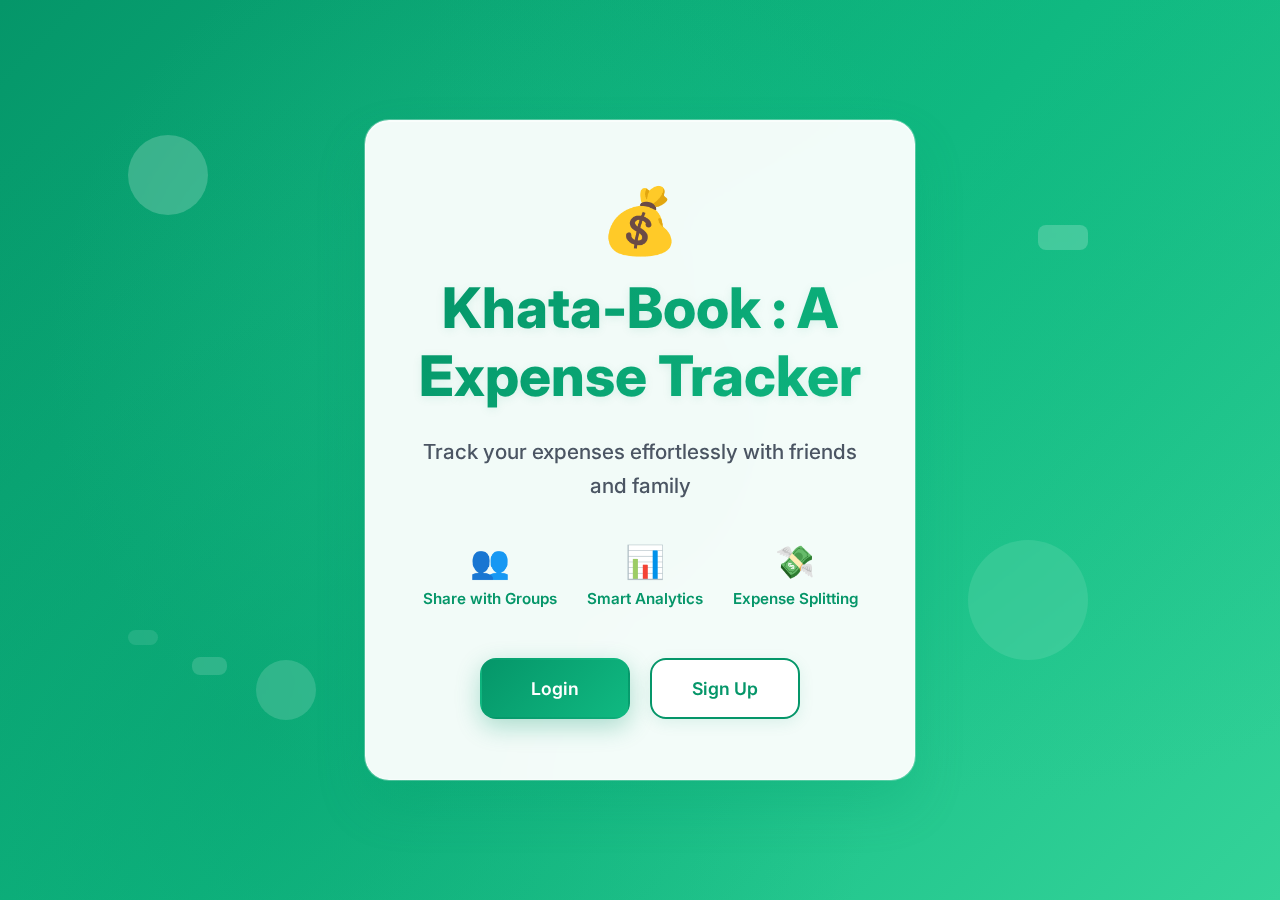
<file: expenseapp/src/main/resources/static/index.html>
<!DOCTYPE html>
<html lang="en">
<head>
    <meta charset="UTF-8">
    <meta name="viewport" content="width=device-width, initial-scale=1.0">
    <title>Expense Tracker</title>
    <link rel="stylesheet" href="index.css">
    <link href="https://fonts.googleapis.com/css2?family=Inter:wght@300;400;500;600;700;800&display=swap" rel="stylesheet">
</head>
<body>
    <!-- Animated background elements -->
    <div class="particle"></div>
    <div class="particle"></div>
    <div class="particle"></div>
    <div class="floating-shape shape-1"></div>
    <div class="floating-shape shape-2"></div>
    <div class="floating-shape shape-3"></div>
    <div class="glow"></div>
    <div class="glow"></div>

    <div class="container">
        <div class="logo-header">
            <div class="money-icon">💰</div>
            <h1>Khata-Book : A Expense Tracker</h1>
        </div>
        <p class="subtitle">Track your expenses effortlessly with friends and family</p>
        <div class="features">
            <div class="feature-item">
                <span class="feature-icon">👥</span>
                <span>Share with Groups</span>
            </div>
            <div class="feature-item">
                <span class="feature-icon">📊</span>
                <span>Smart Analytics</span>
            </div>
            <div class="feature-item">
                <span class="feature-icon">💸</span>
                <span>Expense Splitting</span>
            </div>
        </div>
        <div class="auth-links">
            <a href="login.html" class="auth-link login-link">
                <span>Login</span>
            </a>
            <a href="signup.html" class="auth-link signup-link">
                <span>Sign Up</span>
            </a>
        </div>
    </div>

    <script src="index.js"></script>
</body>
</html>
</file>
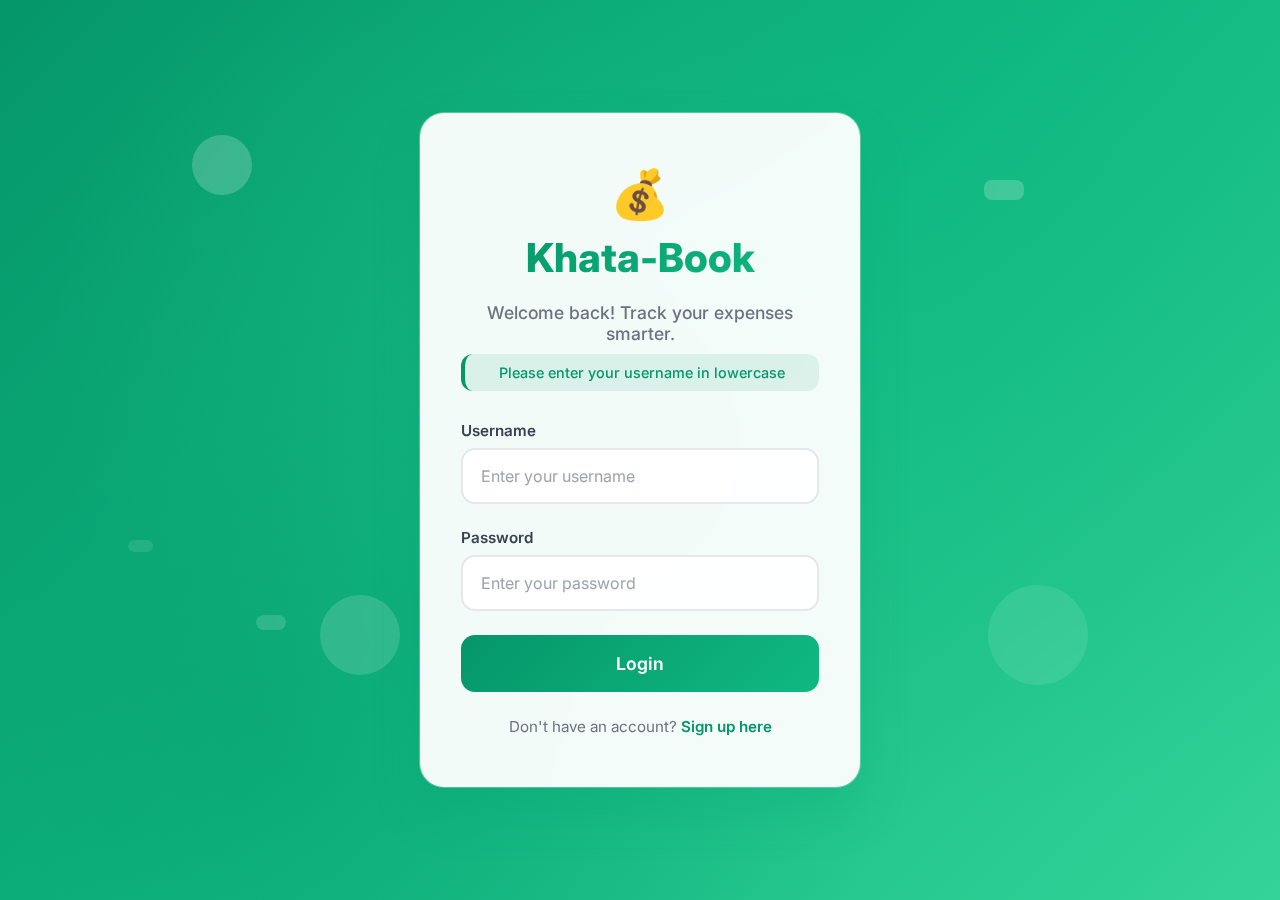
<file: expenseapp/src/main/resources/static/create-group.html>
<!DOCTYPE html>
<html lang="en">

<head>
    <meta charset="UTF-8">
    <meta name="viewport" content="width=device-width, initial-scale=1.0">
    <title>Create New Group - Expense Tracker</title>
    <link rel="stylesheet" href="create-group.css">
    <link href="https://fonts.googleapis.com/css2?family=Inter:wght@300;400;500;600;700;800&display=swap" rel="stylesheet">
</head>

<body>
    <!-- Animated background elements -->
    <div class="particle"></div>
    <div class="particle"></div>
    <div class="particle"></div>
    
    <!-- Floating money shapes -->
    <div class="floating-shape shape-1"></div>
    <div class="floating-shape shape-2"></div>
    <div class="floating-shape shape-3"></div>
    
    <!-- Glow effects -->
    <div class="glow"></div>
    <div class="glow"></div>

    <div class="container">
        <div class="header">
            <h1>Create New Group</h1>
            <div class="header-actions">
                <button onclick="navigateToDashboard()" class="btn btn-secondary">
                    <svg xmlns="http://www.w3.org/2000/svg" width="20" height="20" viewBox="0 0 24 24" fill="none" stroke="currentColor" stroke-width="2" stroke-linecap="round" stroke-linejoin="round">
                        <path d="M19 12H5M12 19l-7-7 7-7"/>
                    </svg>
                    Back to Dashboard
                </button>
            </div>
        </div>

        <div class="welcome-banner">
            <div class="welcome-text">
                Create a new expense sharing group with friends and family
            </div>
        </div>

        <div class="form-container">
            <div id="messageBox" class="message-box hidden" role="alert"></div>

            <form id="createGroupForm" class="group-form">
                <!-- Group Name Input -->
                <div class="form-group">
                    <label for="groupName" class="form-label">Group Name</label>
                    <input type="text" id="groupName" name="groupName" required
                        class="form-input"
                        placeholder="e.g., Weekend Trip, Monthly Rent">
                </div>

                <!-- Group Description (Optional) Input -->
                <div class="form-group">
                    <label for="groupDescription" class="form-label">Description (Optional)</label>
                    <textarea id="groupDescription" name="groupDescription" rows="3"
                        class="form-textarea"
                        placeholder="Brief description of the group's purpose."></textarea>
                </div>

                <!-- Number of Members Input -->
                <div class="form-group">
                    <label for="numberOfMembers" class="form-label">Total Members (Including Yourself)</label>
                    <input type="number" id="numberOfMembers" name="numberOfMembers" value="1" min="1" max="200" required
                        class="form-input">
                </div>

                <!-- Dynamic Member List Container -->
                <div class="members-section">
                    <h3 class="members-title">Group Members</h3>
                    <div id="memberList" class="member-list">
                        <!-- Username inputs are dynamically placed here -->
                    </div>
                </div>

                <!-- Submit Button -->
                <button type="submit" id="submitButton" class="submit-btn">
                    <span class="btn-text">Create Group</span>
                    <svg class="btn-spinner hidden" xmlns="http://www.w3.org/2000/svg" width="20" height="20" viewBox="0 0 24 24" fill="none" stroke="currentColor" stroke-width="2" stroke-linecap="round" stroke-linejoin="round">
                        <path d="M21 12a9 9 0 11-6.219-8.56"/>
                    </svg>
                </button>
            </form>
        </div>
    </div>

    <script>
        const memberList = document.getElementById('memberList');
        const numberOfMembersInput = document.getElementById('numberOfMembers');
        const form = document.getElementById('createGroupForm');
        const messageBox = document.getElementById('messageBox');
        const submitButton = document.getElementById('submitButton');
        const btnText = submitButton.querySelector('.btn-text');
        const btnSpinner = submitButton.querySelector('.btn-spinner');
        const API_BASE_URL = "/api/groups";
        let CURRENT_USERNAME = null;
        let redirectTimeout = null;

        // --- JWT HANDLING ---
        function decodeJwtUsername(token) {
            if (!token) return null;
            try {
                const payload = token.split('.')[1];
                const decoded = atob(payload.replace(/-/g, '+').replace(/_/g, '/'));
                const data = JSON.parse(decoded);
                return data.username || data.sub || null;
            } catch {
                return null;
            }
        }

        function isTokenExpired(token) {
            try {
                const payload = decodeJwtToken(token);
                if (!payload || !payload.exp) return true;

                const expiry = payload.exp * 1000;
                const now = Date.now();
                return now >= expiry;
            } catch {
                return true;
            }
        }

        function decodeJwtToken(token) {
            if (!token) return null;
            try {
                const payload = token.split('.')[1];
                const decoded = atob(payload.replace(/-/g, '+').replace(/_/g, '/'));
                return JSON.parse(decoded);
            } catch {
                return null;
            }
        }

        function checkAuthAndRedirect() {
            const token = localStorage.getItem('jwtToken');

            if (!token) {
                console.log("No JWT token found. Redirecting to login...");
                window.location.href = 'login.html';
                return false;
            }

            if (isTokenExpired(token)) {
                console.log("JWT token expired. Redirecting to login...");
                localStorage.removeItem('jwtToken');
                window.location.href = 'login.html';
                return false;
            }

            return true;
        }

        function navigateToDashboard() {
            // Clear any pending redirect timeout
            if (redirectTimeout) {
                clearTimeout(redirectTimeout);
                redirectTimeout = null;
            }
            
            if (checkAuthAndRedirect()) {
                window.location.href = 'homepage.html';
            }
        }

        function loadCreatorUsername() {
            if (!checkAuthAndRedirect()) {
                return;
            }

            const token = localStorage.getItem('jwtToken');
            const username = decodeJwtUsername(token);
            if (username) {
                CURRENT_USERNAME = username.toLowerCase();
                handleMemberCountChange();
                // Remove the disabled attribute - let form validation handle it
                submitButton.disabled = false;
            } else {
                localStorage.removeItem('jwtToken');
                window.location.href = 'login.html';
            }
        }

        // --- UI UTILITIES ---
        function showMessage(message, type) {
            messageBox.textContent = message;
            messageBox.className = 'message-box';
            messageBox.classList.remove('hidden');

            messageBox.classList.remove('message-error', 'message-success');
            if (type === 'error') {
                if (!message || message.trim() === 'Creation failed (Status 400):') {
                    message = "Creation failed: A required username may be missing or incorrect. Please check all names and try again.";
                }
                messageBox.classList.add('message-error');
            } else {
                messageBox.classList.add('message-success');
            }

            clearTimeout(messageBox.timeout);
            messageBox.timeout = setTimeout(() => messageBox.classList.add('hidden'), 5000);
        }

        function setLoadingState(isLoading) {
            if (isLoading) {
                submitButton.disabled = true;
                btnText.textContent = 'Creating Group...';
                btnSpinner.classList.remove('hidden');
            } else {
                submitButton.disabled = false;
                btnText.textContent = 'Create Group';
                btnSpinner.classList.add('hidden');
            }
        }

        // --- MEMBER INPUT LOGIC ---
        function handleMemberCountChange() {
            if (!CURRENT_USERNAME) return;
            let count = parseInt(numberOfMembersInput.value, 10);
            const maxCount = 200;

            if (isNaN(count) || count < 1) count = 1;
            if (count > maxCount) count = maxCount;

            numberOfMembersInput.value = count;
            memberList.innerHTML = '';

            // Member 1 is always the creator (read-only)
            createUsernameInput(CURRENT_USERNAME, true, 1);

            // Additional members (up to N)
            for (let i = 2; i <= count; i++) {
                createUsernameInput('', false, i);
            }
        }

        function createUsernameInput(value, isCreator, index) {
            const container = document.createElement('div');
            container.className = 'member-input-container';

            const label = document.createElement('label');
            label.textContent = `Member ${index}:`;
            label.className = 'member-label';

            const input = document.createElement('input');
            input.type = 'text';
            input.value = value;
            input.name = 'memberUsername';
            input.placeholder = isCreator ? 'Creator (You)' : 'Enter username';
            input.className = 'member-input';

            if (isCreator) {
                input.readOnly = true;
                input.classList.add('member-input-creator');
            } else {
                // Add validation for non-creator members
                input.addEventListener('blur', validateMemberInput);
            }

            container.appendChild(label);
            container.appendChild(input);
            memberList.appendChild(container);
        }

        function validateMemberInput(e) {
            const input = e.target;
            const value = input.value.trim();
            
            if (value && value.length < 2) {
                input.style.borderColor = '#ef4444';
                showMessage('Username must be at least 2 characters long', 'error');
            } else if (value && value === CURRENT_USERNAME) {
                input.style.borderColor = '#ef4444';
                showMessage('You are already added as the creator', 'error');
            } else {
                input.style.borderColor = '#10b981';
            }
        }

        // --- FORM SUBMISSION ---
        form.addEventListener('submit', async (e) => {
            e.preventDefault();

            if (!checkAuthAndRedirect()) {
                return;
            }

            // Collect, trim, normalize, and filter usernames
            let memberUsernames = Array.from(memberList.querySelectorAll('input[name="memberUsername"]'))
                .map(i => i.value.trim().toLowerCase())
                .filter(u => u.length > 0);

            // Filter for unique usernames
            memberUsernames = [...new Set(memberUsernames)];

            const expectedMemberCount = parseInt(numberOfMembersInput.value, 10);
            const actualUniqueMemberCount = memberUsernames.length;

            // Validation
            if (actualUniqueMemberCount < 1 || !memberUsernames.includes(CURRENT_USERNAME)) {
                showMessage(`Error: The creator's username is missing or invalid. Please ensure you are logged in.`, 'error');
                return;
            }

            // Check for duplicate usernames (excluding the creator)
            const nonCreatorUsernames = memberUsernames.filter(u => u !== CURRENT_USERNAME);
            const uniqueNonCreatorUsernames = [...new Set(nonCreatorUsernames)];
            if (nonCreatorUsernames.length !== uniqueNonCreatorUsernames.length) {
                showMessage('Error: Duplicate usernames found in member list. Please remove duplicates.', 'error');
                return;
            }

            if (actualUniqueMemberCount < expectedMemberCount) {
                showMessage(`Warning: You requested ${expectedMemberCount} members but only provided ${actualUniqueMemberCount} unique usernames.`, 'error');
                return;
            }

            const jwtToken = localStorage.getItem('jwtToken');
            if (!jwtToken) {
                showMessage("Session token missing. Please log in again.", 'error');
                return;
            }

            const groupName = document.getElementById('groupName').value.trim();
            const groupDescription = document.getElementById('groupDescription').value.trim();

            if (!groupName) {
                showMessage('Please enter a group name', 'error');
                return;
            }

            const requestBody = { 
                name: groupName, 
                description: groupDescription, 
                memberUsernames: memberUsernames 
            };

            setLoadingState(true);

            try {
                const response = await fetch(API_BASE_URL, {
                    method: 'POST',
                    headers: {
                        'Content-Type': 'application/json',
                        'Authorization': `Bearer ${jwtToken}`
                    },
                    body: JSON.stringify(requestBody)
                });

                if (response.ok) {
                    const data = await response.json();
                    const successMessage = `Group "${data.name || groupName}" created successfully! Redirecting to dashboard...`;
                    showMessage(successMessage, 'success');

                    // Clear form but keep the success message visible
                    form.reset();
                    numberOfMembersInput.value = 1;
                    handleMemberCountChange();
                    
                    // Redirect to dashboard after 2 seconds to allow user to see the success message
                    redirectTimeout = setTimeout(() => {
                        navigateToDashboard();
                    }, 2000);
                } else {
                    let errorMessage = `Creation failed (Status ${response.status})`;
                    try {
                        const errorText = await response.text();
                        if (errorText) {
                            errorMessage += `: ${errorText}`;
                        }
                    } catch {
                        // If we can't read the error text, use generic message
                    }
                    showMessage(errorMessage, 'error');
                }
            } catch (err) {
                console.error('Network Error:', err);
                showMessage('Network error: Could not connect to server. Please try again.', 'error');
            } finally {
                setLoadingState(false);
            }
        });

        // --- INITIALIZE ---
        numberOfMembersInput.addEventListener('change', handleMemberCountChange);
        numberOfMembersInput.addEventListener('input', handleMemberCountChange);
        document.addEventListener('DOMContentLoaded', loadCreatorUsername);

        // Form validation
        form.addEventListener('input', () => {
            const groupName = document.getElementById('groupName').value.trim();
            submitButton.disabled = !groupName;
        });
    </script>
    <script src="auth.js"></script>
</body>

</html>
</file>
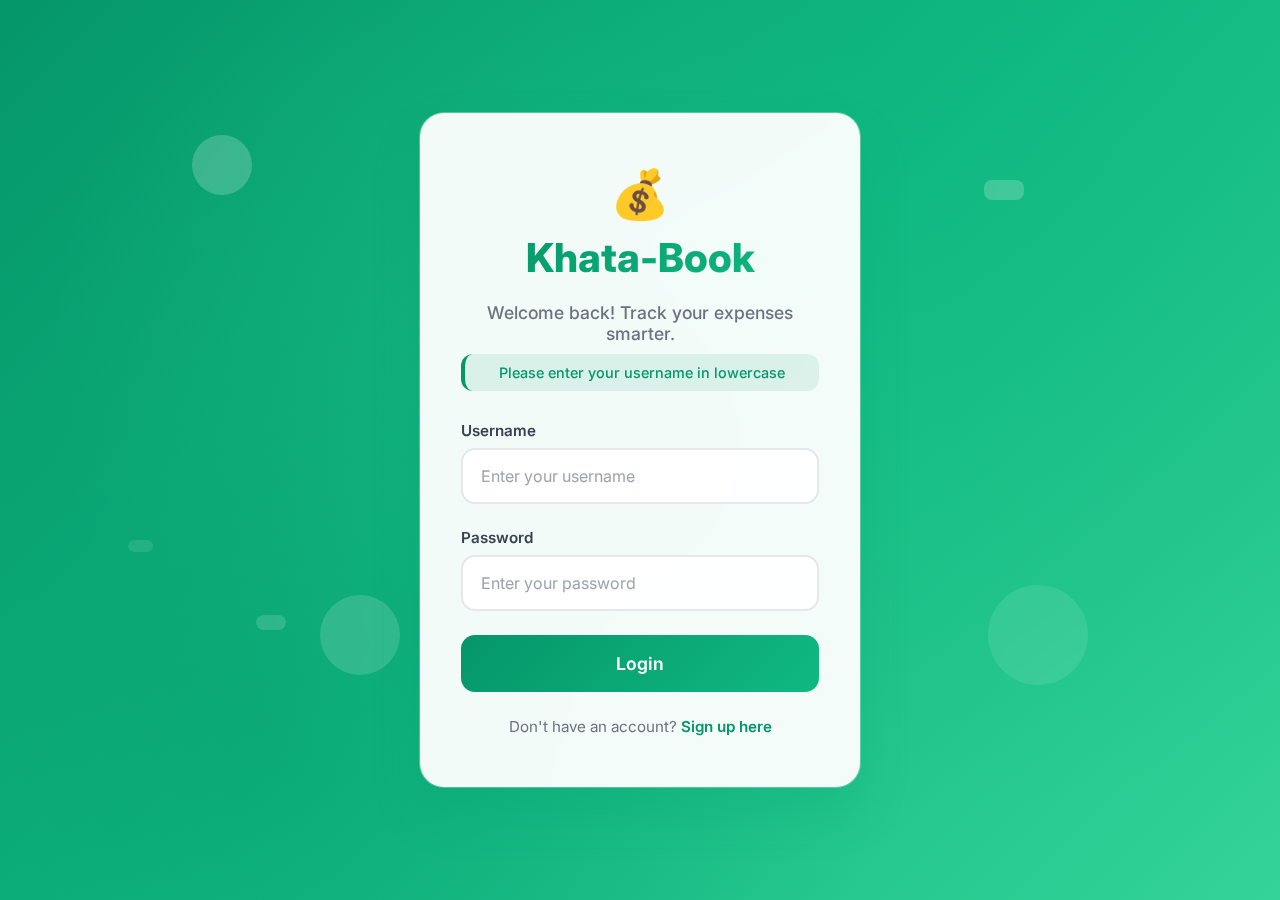
<file: expenseapp/src/main/resources/static/financial-predictions.html>
<!DOCTYPE html>
<html lang="en">
<head>
    <meta charset="UTF-8">
    <meta name="viewport" content="width=device-width, initial-scale=1.0">
    <title>Financial Predictions - Expense Tracker</title>
    <link href="https://cdn.jsdelivr.net/npm/bootstrap@5.1.3/dist/css/bootstrap.min.css" rel="stylesheet">
    <link href="https://cdnjs.cloudflare.com/ajax/libs/font-awesome/6.0.0/css/all.min.css" rel="stylesheet">
    <style>
        /* Base Styles - Match Other Pages */
        * {
            margin: 0;
            padding: 0;
            box-sizing: border-box;
        }

        body {
            font-family: 'Inter', sans-serif;
            min-height: 100vh;
            background: linear-gradient(135deg, #059669 0%, #10b981 50%, #34d399 100%);
            position: relative;
            padding: 0;
        }

        /* Animated background elements */
        body::before {
            content: '';
            position: absolute;
            top: 0;
            left: 0;
            right: 0;
            bottom: 0;
            background: 
                radial-gradient(circle at 20% 80%, rgba(5, 150, 105, 0.4) 0%, transparent 50%),
                radial-gradient(circle at 80% 20%, rgba(16, 185, 129, 0.3) 0%, transparent 50%),
                radial-gradient(circle at 40% 40%, rgba(52, 211, 153, 0.2) 0%, transparent 50%);
            animation: float 8s ease-in-out infinite;
        }

        @keyframes float {
            0%, 100% { 
                transform: translateY(0px) rotate(0deg) scale(1); 
            }
            33% { 
                transform: translateY(-15px) rotate(0.5deg) scale(1.02); 
            }
            66% { 
                transform: translateY(10px) rotate(-0.5deg) scale(0.98); 
            }
        }

        /* Floating particles */
        .particle {
            position: absolute;
            background: rgba(255, 255, 255, 0.15);
            border-radius: 50%;
            animation: floatParticle 20s infinite linear;
            backdrop-filter: blur(5px);
        }

        .particle:nth-child(1) {
            width: 60px;
            height: 60px;
            top: 15%;
            left: 15%;
            animation-delay: 0s;
            background: rgba(255, 255, 255, 0.2);
        }

        .particle:nth-child(2) {
            width: 100px;
            height: 100px;
            top: 65%;
            right: 15%;
            animation-delay: -7s;
            background: rgba(255, 255, 255, 0.1);
        }

        .particle:nth-child(3) {
            width: 80px;
            height: 80px;
            bottom: 25%;
            left: 25%;
            animation-delay: -14s;
            background: rgba(255, 255, 255, 0.15);
        }

        @keyframes floatParticle {
            0% { 
                transform: translate(0, 0) rotate(0deg) scale(1); 
            }
            25% { 
                transform: translate(30px, -40px) rotate(90deg) scale(1.1); 
            }
            50% { 
                transform: translate(60px, 20px) rotate(180deg) scale(0.9); 
            }
            75% { 
                transform: translate(20px, 50px) rotate(270deg) scale(1.05); 
            }
            100% { 
                transform: translate(0, 0) rotate(360deg) scale(1); 
            }
        }

        /* Main container */
        .container {
            max-width: 1200px;
            width: 100%;
            margin: 0 auto;
            position: relative;
            z-index: 2;
        }

        /* Navigation - Match Other Pages */
        .navbar {
            background: rgba(255, 255, 255, 0.95) !important;
            backdrop-filter: blur(20px);
            box-shadow: 0 4px 20px rgba(5, 150, 105, 0.2);
            border-bottom: 1px solid rgba(255, 255, 255, 0.4);
            padding: 1rem 0 !important;
            position: relative;
            z-index: 1000;
        }

        .navbar .container {
            display: flex !important;
            align-items: center !important;
            justify-content: space-between !important;
            flex-wrap: nowrap !important;
        }

        .navbar-brand {
            font-weight: 700;
            color: #059669 !important;
            font-size: 1.5rem;
            display: flex;
            align-items: center;
            gap: 0.5rem;
            white-space: nowrap;
            margin: 0 !important;
        }

        .navbar-nav {
            display: flex !important;
            align-items: center !important;
            margin: 0 !important;
            padding: 0 !important;
            flex-wrap: nowrap;
        }

        .nav-link {
            color: #374151 !important;
            font-weight: 500;
            transition: all 0.3s ease;
            display: flex;
            align-items: center;
            gap: 0.5rem;
            padding: 0.5rem 1rem !important;
            white-space: nowrap;
            margin: 0 !important;
        }

        .nav-link:hover {
            color: #059669 !important;
            transform: translateY(-1px);
        }

        .nav-link.active {
            color: #059669 !important;
            font-weight: 600;
        }

        /* Main content wrapper */
        .main-content {
            padding: 2rem 1rem;
            position: relative;
            z-index: 2;
        }

        /* Cards - Match Other Pages */
        .prediction-card {
            background: rgba(255, 255, 255, 0.95) !important;
            backdrop-filter: blur(20px);
            border: none !important;
            border-radius: 20px !important;
            box-shadow: 
                0 8px 20px rgba(5, 150, 105, 0.2),
                0 2px 4px rgba(5, 150, 105, 0.1) !important;
            transition: all 0.4s cubic-bezier(0.175, 0.885, 0.32, 1.275) !important;
            color: #374151;
            position: relative;
            overflow: hidden;
            height: 100%;
        }

        .prediction-card::before {
            content: '';
            position: absolute;
            top: 0;
            left: 0;
            right: 0;
            height: 4px;
            background: linear-gradient(135deg, #10b981, #059669);
        }

        .prediction-card:hover {
            transform: translateY(-8px) !important;
            box-shadow: 
                0 25px 50px rgba(5, 150, 105, 0.3),
                0 4px 8px rgba(5, 150, 105, 0.2) !important;
        }

        /* Card Header */
        .prediction-header {
            background: linear-gradient(135deg, #10b981, #059669) !important;
            color: white !important;
            border-bottom: 1px solid rgba(255, 255, 255, 0.2) !important;
            padding: 1.5rem 2rem !important;
            border: none !important;
            border-radius: 20px 20px 0 0 !important;
        }

        .prediction-header h3 {
            margin: 0;
            display: flex;
            align-items: center;
            gap: 0.75rem;
            font-size: 1.5rem;
        }

        /* Card Body */
        .prediction-body {
            padding: 2rem;
            flex: 1;
        }

        /* Card Footer */
        .prediction-footer {
            padding: 1.5rem 2rem;
            border-top: 1px solid rgba(5, 150, 105, 0.1);
            background: rgba(255, 255, 255, 0.8);
        }

        /* Importance Section */
        .importance-section {
            margin: 1.5rem 0;
        }

        .importance-card {
            background: rgba(5, 150, 105, 0.05);
            border-radius: 12px;
            padding: 1.5rem;
            border: 1px solid rgba(5, 150, 105, 0.1);
            margin-bottom: 1rem;
        }

        .importance-header {
            display: flex;
            align-items: center;
            gap: 0.75rem;
            margin-bottom: 1rem;
        }

        .importance-icon {
            width: 48px;
            height: 48px;
            border-radius: 12px;
            display: flex;
            align-items: center;
            justify-content: center;
            font-size: 1.25rem;
        }

        .loan-icon {
            background: linear-gradient(135deg, #10b981, #059669);
            color: white;
        }

        .credit-icon {
            background: linear-gradient(135deg, #f59e0b, #d97706);
            color: white;
        }

        .importance-content h5 {
            color: #1f2937;
            margin-bottom: 0.5rem;
        }

        .importance-content p {
            color: #6b7280;
            font-size: 0.95rem;
            line-height: 1.5;
        }

        /* How It Works Section */
        .how-it-works {
            background: rgba(255, 255, 255, 0.9);
            border-radius: 12px;
            padding: 1.5rem;
            border: 1px solid rgba(5, 150, 105, 0.1);
            margin-top: 1.5rem;
        }

        .process-steps {
            display: grid;
            grid-template-columns: repeat(3, 1fr);
            gap: 1rem;
            margin-top: 1rem;
        }

        .process-step {
            text-align: center;
            padding: 1rem;
        }

        .step-number {
            width: 32px;
            height: 32px;
            background: linear-gradient(135deg, #10b981, #059669);
            color: white;
            border-radius: 50%;
            display: flex;
            align-items: center;
            justify-content: center;
            font-weight: bold;
            margin: 0 auto 0.75rem;
        }

        .step-title {
            font-weight: 600;
            color: #059669;
            margin-bottom: 0.5rem;
        }

        .step-desc {
            font-size: 0.875rem;
            color: #6b7280;
        }

        /* Buttons - Match Other Pages */
        .btn {
            cursor: pointer !important;
            user-select: none;
            position: relative;
            transition: all 0.4s cubic-bezier(0.175, 0.885, 0.32, 1.275);
            border: none;
            outline: none;
            font-weight: 600;
            border-radius: 15px !important;
            box-shadow: 
                0 8px 20px rgba(5, 150, 105, 0.2),
                0 2px 4px rgba(5, 150, 105, 0.1);
            position: relative;
            overflow: hidden;
            display: inline-flex;
            align-items: center;
            justify-content: center;
            gap: 0.5rem;
            text-decoration: none !important;
        }

        .btn::before {
            content: '';
            position: absolute;
            top: 0;
            left: -100%;
            width: 100%;
            height: 100%;
            background: linear-gradient(90deg, transparent, rgba(255, 255, 255, 0.3), transparent);
            transition: left 0.6s;
        }

        .btn:hover::before {
            left: 100%;
        }

        .btn:hover {
            transform: translateY(-3px) !important;
            box-shadow: 
                0 15px 30px rgba(5, 150, 105, 0.3),
                0 4px 8px rgba(5, 150, 105, 0.2) !important;
            text-decoration: none !important;
        }

        .btn:active {
            transform: translateY(-1px) !important;
        }

        .btn-primary {
            background: linear-gradient(135deg, #10b981, #059669) !important;
            color: white !important;
            border: 2px solid transparent !important;
            padding: 0.875rem 1.5rem !important;
        }

        .btn-primary:hover {
            background: linear-gradient(135deg, #059669, #047857) !important;
            box-shadow: 
                0 15px 30px rgba(5, 150, 105, 0.4),
                0 4px 8px rgba(5, 150, 105, 0.3) !important;
        }

        .btn-success {
            background: linear-gradient(135deg, #22c55e, #16a34a) !important;
            color: white !important;
            border: 2px solid transparent !important;
            padding: 0.875rem 1.5rem !important;
        }

        .btn-success:hover {
            background: linear-gradient(135deg, #16a34a, #15803d) !important;
            box-shadow: 
                0 15px 30px rgba(22, 163, 74, 0.4),
                0 4px 8px rgba(22, 163, 74, 0.3) !important;
        }

        .btn-warning {
            background: linear-gradient(135deg, #f59e0b, #d97706) !important;
            color: white !important;
            border: 2px solid transparent !important;
            padding: 0.875rem 1.5rem !important;
        }

        .btn-warning:hover {
            background: linear-gradient(135deg, #d97706, #b45309) !important;
            box-shadow: 
                0 15px 30px rgba(245, 158, 11, 0.4),
                0 4px 8px rgba(245, 158, 11, 0.3) !important;
        }

        /* Header Section */
        h1 {
            font-size: 2.5rem;
            font-weight: 800;
            color: #020605;
            margin-bottom: 0.5rem;
        }

        .text-muted {
            color: #6b7280 !important;
            font-size: 1.1rem;
        }

        /* Glow effect */
        .glow {
            position: absolute;
            width: 250px;
            height: 250px;
            background: radial-gradient(circle, rgba(5, 150, 105, 0.3) 0%, transparent 70%);
            border-radius: 50%;
            filter: blur(50px);
            z-index: 1;
            animation: glowMove 10s ease-in-out infinite;
        }

        .glow:nth-child(1) {
            top: -80px;
            left: -80px;
            background: radial-gradient(circle, rgba(16, 185, 129, 0.4) 0%, transparent 70%);
        }

        .glow:nth-child(2) {
            bottom: -80px;
            right: -80px;
            animation-delay: -5s;
            background: radial-gradient(circle, rgba(52, 211, 153, 0.3) 0%, transparent 70%);
        }

        @keyframes glowMove {
            0%, 100% { 
                transform: translate(0, 0) scale(1) rotate(0deg); 
            }
            33% { 
                transform: translate(30px, 30px) scale(1.1) rotate(120deg); 
            }
            66% { 
                transform: translate(-20px, 40px) scale(0.9) rotate(240deg); 
            }
        }

        /* Loading Spinner */
        .loading-spinner {
            border: 4px solid rgba(16, 185, 129, 0.2) !important;
            border-top: 4px solid #10b981 !important;
            border-radius: 50%;
            width: 3rem;
            height: 3rem;
            animation: spin 1s linear infinite;
        }

        @keyframes spin {
            0% { transform: rotate(0deg); }
            100% { transform: rotate(360deg); }
        }

        /* Alert */
        .alert {
            border-radius: 12px !important;
            border: 1px solid transparent !important;
            backdrop-filter: blur(10px);
            padding: 1rem 1.5rem;
            margin-bottom: 1.5rem;
        }

        .alert-success {
            background: rgba(16, 185, 129, 0.1) !important;
            color: #065f46 !important;
            border-color: rgba(16, 185, 129, 0.2) !important;
        }

        .alert-info {
            background: rgba(14, 165, 233, 0.1) !important;
            color: #075985 !important;
            border-color: rgba(14, 165, 233, 0.2) !important;
        }

        /* Responsive Design */
        @media (max-width: 992px) {
            .process-steps {
                grid-template-columns: 1fr;
            }
            
            .navbar-nav {
                flex-wrap: wrap;
                justify-content: center;
            }
        }

        @media (max-width: 768px) {
            .main-content {
                padding: 1rem;
            }
            
            .container {
                max-width: 100%;
            }
            
            h1 {
                font-size: 2rem;
            }
            
            .prediction-header h3 {
                font-size: 1.25rem;
            }
            
            .prediction-body {
                padding: 1.5rem;
            }
            
            .process-steps {
                grid-template-columns: 1fr;
            }
        }

        @media (max-width: 480px) {
            h1 {
                font-size: 1.75rem;
            }
            
            .btn {
                width: 100%;
                margin-bottom: 0.5rem;
            }
            
            .prediction-header {
                padding: 1rem !important;
            }
            
            .prediction-header h3 {
                font-size: 1.1rem;
            }
            
            .navbar-nav {
                flex-direction: column;
                align-items: flex-start !important;
            }
            
            .nav-link {
                padding: 0.5rem 0 !important;
                width: 100%;
            }
        }

        /* Text selection styles */
        ::selection {
            background: rgba(16, 185, 129, 0.3);
            color: #1f2937;
        }

        ::-moz-selection {
            background: rgba(16, 185, 129, 0.3);
            color: #1f2937;
        }

        /* Back button */
        .back-btn {
            margin-bottom: 1.5rem;
            display: inline-flex;
            align-items: center;
            gap: 0.5rem;
            text-decoration: none;
            color: #059669;
            font-weight: 500;
            transition: all 0.3s ease;
        }

        .back-btn:hover {
            color: #047857;
            transform: translateX(-3px);
        }

        /* Badge */
        .badge {
            display: inline-flex;
            align-items: center;
            gap: 0.25rem;
            padding: 0.375rem 0.75rem;
            border-radius: 20px;
            font-weight: 600;
            font-size: 0.75rem;
            margin-left: 0.5rem;
        }

        .badge-success {
            background: linear-gradient(135deg, #22c55e, #16a34a);
            color: white;
        }

        .badge-warning {
            background: linear-gradient(135deg, #f59e0b, #d97706);
            color: white;
        }

        /* Stats Cards */
        .stats-card {
            text-align: center;
            padding: 1rem;
            background: white;
            border-radius: 10px;
            box-shadow: 0 2px 8px rgba(0, 0, 0, 0.05);
        }

        .stats-value {
            font-size: 1.5rem;
            font-weight: 700;
            color: #059669;
            display: block;
        }

        .stats-label {
            font-size: 0.875rem;
            color: #6b7280;
            margin-top: 0.25rem;
        }

        /* Model Benefits */
        .benefits-list {
            list-style: none;
            padding: 0;
            margin: 1rem 0;
        }

        .benefits-list li {
            padding: 0.5rem 0;
            display: flex;
            align-items: flex-start;
            gap: 0.75rem;
        }

        .benefits-list li i {
            color: #059669;
            margin-top: 0.25rem;
        }

        /* Prediction Process */
        .prediction-process {
            margin-top: 1.5rem;
            padding: 1rem;
            background: rgba(5, 150, 105, 0.05);
            border-radius: 10px;
            border-left: 4px solid #059669;
        }

        .prediction-process h6 {
            color: #059669;
            margin-bottom: 0.5rem;
        }

        /* Two column layout */
        .two-columns {
            display: grid;
            grid-template-columns: repeat(2, 1fr);
            gap: 2rem;
        }

        @media (max-width: 768px) {
            .two-columns {
                grid-template-columns: 1fr;
            }
        }
    </style>
</head>
<body>
    <!-- Add floating particles -->
    <div class="particle"></div>
    <div class="particle"></div>
    <div class="particle"></div>

    <!-- Add glow effects -->
    <div class="glow"></div>
    <div class="glow"></div>

    <!-- Navigation -->
    <nav class="navbar navbar-expand-lg">
        <div class="container">
            <a class="navbar-brand" href="homepage.html">
                <i class="fas fa-money-bill-wave"></i> Expense Tracker
            </a>
            <div class="navbar-nav ms-auto">
                <a class="nav-link" href="homepage.html">
                    <i class="fas fa-tachometer-alt"></i> Dashboard
                </a>
                <a class="nav-link" href="personal-expenses.html">
                    <i class="fas fa-wallet"></i> Personal Expenses
                </a>
                <a class="nav-link active" href="financial-predictions.html">
                    <i class="fas fa-chart-line"></i> Financial Predictions
                </a>
                <a class="nav-link" href="manage-groups.html">
                    <i class="fas fa-cog"></i> Manage Groups
                </a>
            </div>
        </div>
    </nav>

    <!-- Main Content -->
    <div class="main-content">
        <div class="container">
            <!-- Header Section -->
            <div class="row mb-4">
                <div class="col-12">
                    <a href="homepage.html" class="back-btn">
                        <i class="fas fa-arrow-left"></i> Back to Dashboard
                    </a>
                    <div class="d-flex justify-content-between align-items-center">
                        <h1><i class="fas fa-brain text-primary"></i> AI Financial Predictions</h1>
                        <button class="btn btn-primary" onclick="refreshPredictions()">
                            <i class="fas fa-sync-alt"></i> Refresh Predictions
                        </button>
                    </div>
                    <p class="text-muted">Get insights into your financial eligibility for loans and credit cards</p>
                </div>
            </div>

            <!-- Info Alert -->
            <div class="row mb-4">
                <div class="col-12">
                    <div class="alert alert-info">
                        <div class="d-flex align-items-center">
                            <i class="fas fa-lightbulb me-2"></i>
                            <div>
                                <strong>Why AI Predictions Matter:</strong> These models help you make informed financial decisions by predicting approval chances based on your financial profile.
                            </div>
                        </div>
                    </div>
                </div>
            </div>

            <!-- Two Prediction Cards -->
            <div class="two-columns">
                <!-- Loan Approval Prediction -->
                <div class="col">
                    <div class="prediction-card">
                        <div class="prediction-header">
                            <h3>
                                <i class="fas fa-hand-holding-usd"></i>
                                Loan Approval Prediction
                                <span class="badge badge-success">Gradient Boosting</span>
                            </h3>
                        </div>
                        <div class="prediction-body">
                            <p class="mb-3">Predicts your chances of getting loans approved by analyzing financial patterns and creditworthiness.</p>

                            <div class="importance-section">
                                <div class="importance-card">
                                    <div class="importance-header">
                                        <div class="importance-icon loan-icon">
                                            <i class="fas fa-bullseye"></i>
                                        </div>
                                        <div class="importance-content">
                                            <h5>Why It's Important</h5>
                                            <p>Loan predictions help avoid application rejections that damage credit scores, save time by applying only where approval is likely, and help plan major life purchases with confidence.</p>
                                        </div>
                                    </div>
                                </div>

                                <div class="how-it-works">
                                    <h6 class="text-success mb-3"><i class="fas fa-cogs me-2"></i>How the Model Predicts</h6>
                                    <div class="prediction-process">
                                        <p><strong>Step 1:</strong> Analyzes your income stability, debt-to-income ratio, and payment history</p>
                                        <p><strong>Step 2:</strong> Compares your profile with thousands of similar successful applications</p>
                                        <p><strong>Step 3:</strong> Uses Gradient Boosting to identify complex patterns in approval criteria</p>
                                        <p><strong>Step 4:</strong> Calculates probability score based on lender-specific requirements</p>
                                    </div>
                                </div>

                                <div class="row mt-3">
                                    <div class="col-4">
                                        <div class="stats-card">
                                            <span class="stats-value" id="loanAccuracy">92.4%</span>
                                            <span class="stats-label">Accuracy Rate</span>
                                        </div>
                                    </div>
                                    <div class="col-4">
                                        <div class="stats-card">
                                            <span class="stats-value">15+</span>
                                            <span class="stats-label">Factors Analyzed</span>
                                        </div>
                                    </div>
                                    <div class="col-4">
                                        <div class="stats-card">
                                            <span class="stats-value">2s</span>
                                            <span class="stats-label">Response Time</span>
                                        </div>
                                    </div>
                                </div>

                                <ul class="benefits-list mt-3">
                                    <li><i class="fas fa-check-circle"></i> <span>Reduces credit score impact from multiple applications</span></li>
                                    <li><i class="fas fa-check-circle"></i> <span>Saves time by targeting right lenders</span></li>
                                    <li><i class="fas fa-check-circle"></i> <span>Provides insights to improve loan eligibility</span></li>
                                </ul>
                            </div>
                        </div>
                        <div class="prediction-footer text-center">
                            <a href="http://localhost:5001/loan_prediction.html" class="btn btn-success btn-lg w-100">
                                <i class="fas fa-rocket me-2"></i>Check Loan Eligibility
                            </a>
                        </div>
                    </div>
                </div>

                <!-- Credit Card Application -->
                <div class="col">
                    <div class="prediction-card">
                        <div class="prediction-header">
                            <h3>
                                <i class="fas fa-credit-card"></i>
                                Credit Card Approval
                                <span class="badge badge-warning">Neural Network</span>
                            </h3>
                        </div>
                        <div class="prediction-body">
                            <p class="mb-3">Predicts optimal credit card approvals and limits by analyzing spending behavior and credit patterns.</p>

                            <div class="importance-section">
                                <div class="importance-card">
                                    <div class="importance-header">
                                        <div class="importance-icon credit-icon">
                                            <i class="fas fa-chart-line"></i>
                                        </div>
                                        <div class="importance-content">
                                            <h5>Why It's Important</h5>
                                            <p>Credit card predictions help maximize rewards, secure optimal credit limits, maintain healthy credit utilization ratios, and avoid damaging hard inquiries on your credit report.</p>
                                        </div>
                                    </div>
                                </div>

                                <div class="how-it-works">
                                    <h6 class="text-warning mb-3"><i class="fas fa-network-wired me-2"></i>How the Model Predicts</h6>
                                    <div class="prediction-process">
                                        <p><strong>Step 1:</strong> Analyzes your spending patterns and payment history</p>
                                        <p><strong>Step 2:</strong> Uses Neural Networks to understand complex relationships between features</p>
                                        <p><strong>Step 3:</strong> Compares with issuer-specific approval patterns</p>
                                        <p><strong>Step 4:</strong> Predicts optimal card type and credit limit based on your profile</p>
                                    </div>
                                </div>

                                <div class="row mt-3">
                                    <div class="col-4">
                                        <div class="stats-card">
                                            <span class="stats-value" id="creditCardAccuracy">94.1%</span>
                                            <span class="stats-label">Accuracy Rate</span>
                                        </div>
                                    </div>
                                    <div class="col-4">
                                        <div class="stats-card">
                                            <span class="stats-value">12+</span>
                                            <span class="stats-label">Factors Analyzed</span>
                                        </div>
                                    </div>
                                    <div class="col-4">
                                        <div class="stats-card">
                                            <span class="stats-value">1s</span>
                                            <span class="stats-label">Response Time</span>
                                        </div>
                                    </div>
                                </div>

                                <ul class="benefits-list mt-3">
                                    <li><i class="fas fa-check-circle"></i> <span>Maximizes credit card rewards and benefits</span></li>
                                    <li><i class="fas fa-check-circle"></i> <span>Maintains healthy credit utilization ratio</span></li>
                                    <li><i class="fas fa-check-circle"></i> <span>Prevents unnecessary hard inquiries</span></li>
                                </ul>
                            </div>
                        </div>
                        <div class="prediction-footer text-center">
                            <a href="http://localhost:5002/credit_card_prediction.html" class="btn btn-warning btn-lg w-100">
                                <i class="fas fa-bolt me-2"></i>Check Card Eligibility
                            </a>
                        </div>
                    </div>
                </div>
            </div>

            <!-- How AI Predictions Work Section -->
            <div class="row mt-5">
                <div class="col-12">
                    <div class="prediction-card">
                        <div class="prediction-header">
                            <h3><i class="fas fa-cogs"></i> How AI Financial Predictions Work</h3>
                        </div>
                        <div class="prediction-body">
                            <div class="how-it-works">
                                <h5 class="text-primary mb-4">The Prediction Process: From Data to Insight</h5>
                                
                                <div class="process-steps">
                                    <div class="process-step">
                                        <div class="step-number">1</div>
                                        <div class="step-title">Data Collection</div>
                                        <div class="step-desc">Secure collection of your financial data and transaction history with bank-level encryption</div>
                                    </div>
                                    
                                    <div class="process-step">
                                        <div class="step-number">2</div>
                                        <div class="step-title">Pattern Analysis</div>
                                        <div class="step-desc">AI algorithms analyze spending habits, income patterns, and financial behaviors</div>
                                    </div>
                                    
                                    <div class="process-step">
                                        <div class="step-number">3</div>
                                        <div class="step-title">Model Prediction</div>
                                        <div class="step-desc">Machine learning models generate predictions based on historical data patterns</div>
                                    </div>
                                </div>
                                
                                <div class="row mt-4">
                                    <div class="col-md-6">
                                        <div class="alert alert-success">
                                            <div class="d-flex align-items-start">
                                                <i class="fas fa-database me-3 mt-1"></i>
                                                <div>
                                                    <strong>Data Sources:</strong> Your transaction history, income patterns, spending behavior, credit history, and financial goals are analyzed securely.
                                                </div>
                                            </div>
                                        </div>
                                    </div>
                                    <div class="col-md-6">
                                        <div class="alert alert-info">
                                            <div class="d-flex align-items-start">
                                                <i class="fas fa-chart-bar me-3 mt-1"></i>
                                                <div>
                                                    <strong>Learning Process:</strong> AI models continuously learn and improve from new data, becoming more accurate over time.
                                                </div>
                                            </div>
                                        </div>
                                    </div>
                                </div>
                                
                                <div class="mt-4 p-3" style="background: rgba(5, 150, 105, 0.05); border-radius: 10px;">
                                    <h6 class="text-success"><i class="fas fa-lightbulb me-2"></i>Why Both Predictions Are Essential</h6>
                                    <p class="mb-0">
                                        <strong>Loan Prediction</strong> helps with major financial decisions like home purchases, education, or business investments, while <strong>Credit Card Prediction</strong> optimizes your daily spending benefits and credit management. Together, they provide comprehensive financial intelligence for both long-term planning and everyday financial health.
                                    </p>
                                </div>
                            </div>
                        </div>
                    </div>
                </div>
            </div>
        </div>
    </div>

    <!-- Loading Spinner -->
    <div id="loadingSpinner" class="position-fixed top-50 start-50 translate-middle" style="display: none; z-index: 9999;">
        <div class="loading-spinner" role="status">
            <span class="visually-hidden">Loading...</span>
        </div>
    </div>

    <!-- Scripts -->
    <script src="https://cdn.jsdelivr.net/npm/bootstrap@5.1.3/dist/js/bootstrap.bundle.min.js"></script>
    
    <script>
        // Check authentication
        function checkAuth() {
            const token = localStorage.getItem('jwtToken');
            if (!token) {
                alert('Please login first');
                window.location.href = 'login.html';
                return false;
            }
            return true;
        }

        // Show loading spinner
        function showLoading(show) {
            document.getElementById('loadingSpinner').style.display = show ? 'block' : 'none';
        }

        // Refresh predictions
        function refreshPredictions() {
            if (!checkAuth()) return;
            
            showLoading(true);
            
            // Simulate API call with delay
            setTimeout(() => {
                // Update model accuracy with slight variations
                const accuracies = {
                    loan: (92.4 + (Math.random() * 0.6 - 0.3)).toFixed(1) + '%',
                    creditCard: (94.1 + (Math.random() * 0.6 - 0.3)).toFixed(1) + '%'
                };
                
                document.getElementById('loanAccuracy').textContent = accuracies.loan;
                document.getElementById('creditCardAccuracy').textContent = accuracies.creditCard;
                
                // Show success message
                showAlert('AI Models updated with latest prediction accuracy!', 'success');
                showLoading(false);
            }, 1500);
        }

        // Show alert
        function showAlert(message, type) {
            // Remove existing alerts
            const existingAlerts = document.querySelectorAll('.alert.alert-dismissible');
            existingAlerts.forEach(alert => alert.remove());

            const alertDiv = document.createElement('div');
            alertDiv.className = `alert alert-${type} alert-dismissible fade show`;
            alertDiv.innerHTML = `
                <i class="fas fa-check-circle me-2"></i>${message}
                <button type="button" class="btn-close" data-bs-dismiss="alert"></button>
            `;
            
            document.querySelector('.container').insertBefore(alertDiv, document.querySelector('.row.mb-4'));
            
            setTimeout(() => {
                if (alertDiv.parentNode) {
                    alertDiv.remove();
                }
            }, 5000);
        }

        // Initialize page
        document.addEventListener('DOMContentLoaded', function() {
            if (!checkAuth()) return;
            
            // Add subtle animation to stats
            setTimeout(() => {
                const statValues = document.querySelectorAll('.stats-value');
                statValues.forEach(value => {
                    const originalText = value.textContent;
                    
                    if (originalText.includes('%')) {
                        const finalValue = parseFloat(originalText);
                        value.textContent = '0%';
                        
                        let current = 0;
                        const increment = finalValue / 30;
                        const interval = setInterval(() => {
                            current += increment;
                            if (current >= finalValue) {
                                current = finalValue;
                                clearInterval(interval);
                            }
                            value.textContent = current.toFixed(1) + '%';
                        }, 30);
                    }
                });
            }, 500);
        });

        // Logout function (if needed)
        function logout() {
            localStorage.removeItem('jwtToken');
            window.location.href = 'login.html';
        }
    </script>
</body>
</html>
</file>
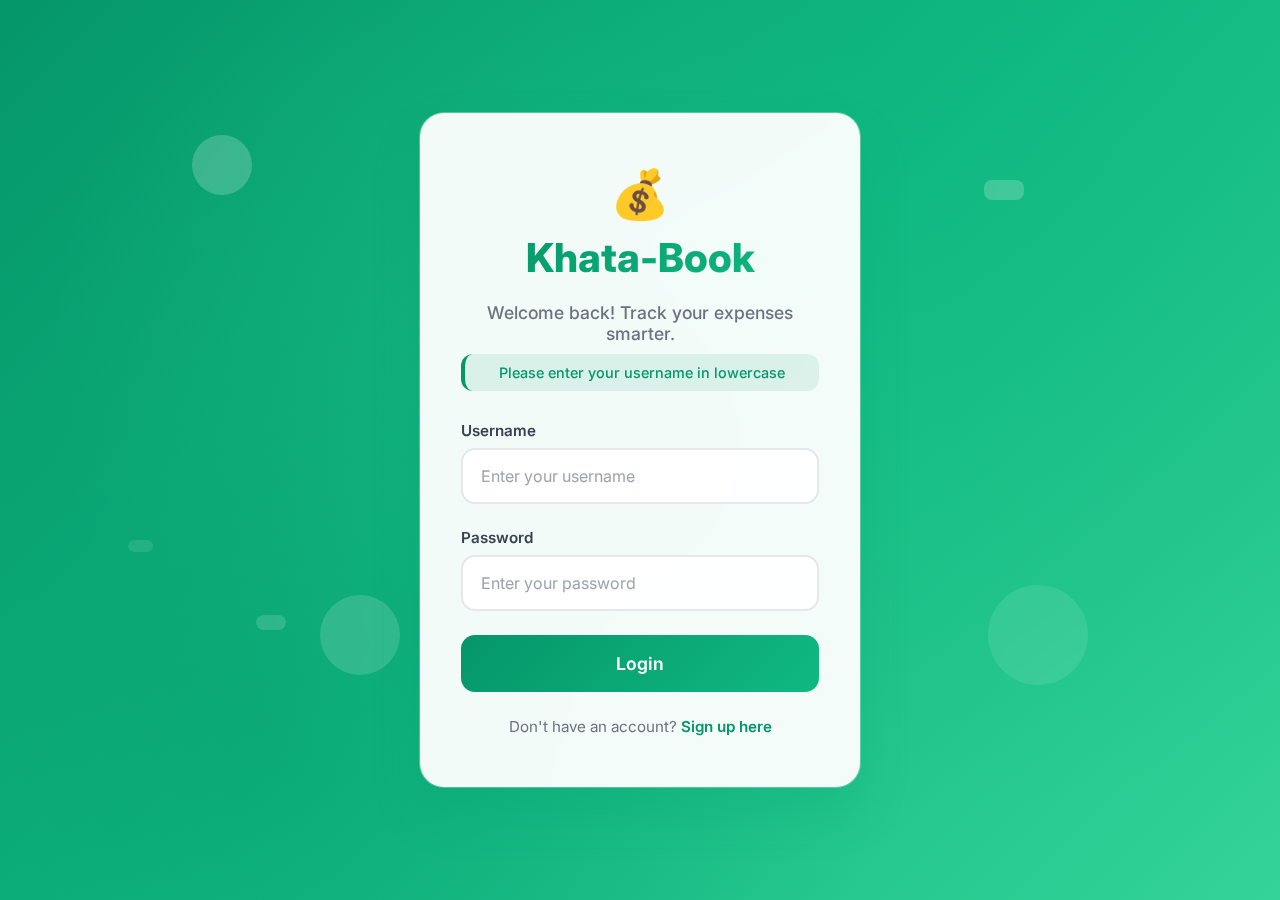
<file: expenseapp/src/main/resources/static/homepage.html>
<!DOCTYPE html>
<html lang="en">
<head>
    <meta charset="UTF-8">
    <meta name="viewport" content="width=device-width, initial-scale=1.0">
    <title>Expense Tracker</title>
    <link rel="stylesheet" href="homepage.css">
    <link href="https://fonts.googleapis.com/css2?family=Inter:wght@300;400;500;600;700;800&display=swap" rel="stylesheet">
</head>
<body>
    <!-- Animated background elements -->
    <div class="particle"></div>
    <div class="particle"></div>
    <div class="particle"></div>

    <div class="container">
        <header class="header">
            <!-- Khata-Book in the middle -->
            <h1 class="logo-center">Khata-Book</h1>
            
            <!-- All 5 buttons below in one line -->
            <div class="header-actions">
                <button onclick="window.location.href='manage-Groups.html';" class="btn btn-secondary">
                    <svg xmlns="http://www.w3.org/2000/svg" width="18" height="18" viewBox="0 0 24 24" fill="none" stroke="currentColor" stroke-width="2" stroke-linecap="round" stroke-linejoin="round">
                        <path d="M17 21v-2a4 4 0 0 0-4-4H5a4 4 0 0 0-4 4v2"/>
                        <circle cx="9" cy="7" r="4"/>
                        <path d="M23 21v-2a4 4 0 0 0-3-3.87"/>
                        <path d="M16 3.13a4 4 0 0 1 0 7.75"/>
                    </svg>
                    <span>Manage Groups</span>
                </button>
                
                <button onclick="window.location.href='personal-expenses.html';" class="btn btn-primary">
                    <svg xmlns="http://www.w3.org/2000/svg" width="20" height="20" viewBox="0 0 24 24" fill="none" stroke="currentColor" stroke-width="2" stroke-linecap="round" stroke-linejoin="round">
                        <circle cx="12" cy="12" r="10"/>
                        <path d="M12 6v6l4 2"/>
                    </svg>
                    <span>Personal Expenses</span>
                </button>
                
                <button onclick="window.location.href='create-group.html';" class="btn btn-success">
                    <svg xmlns="http://www.w3.org/2000/svg" width="20" height="20" viewBox="0 0 24 24" fill="none" stroke="currentColor" stroke-width="2" stroke-linecap="round" stroke-linejoin="round">
                        <path d="M12 5v14M5 12h14"/>
                    </svg>
                    <span>Create Group</span>
                </button>

                <button onclick="window.location.href='financial-predictions.html';" class="btn btn-warning">
                    <svg xmlns="http://www.w3.org/2000/svg" width="20" height="20" viewBox="0 0 24 24" fill="none" stroke="currentColor" stroke-width="2" stroke-linecap="round" stroke-linejoin="round">
                        <path d="M12 2v20M17 5H9.5a3.5 3.5 0 0 0 0 7h5a3.5 3.5 0 0 1 0 7H6"/>
                        <path d="M12 2a10 10 0 1 1 0 20 10 10 0 0 1 0-20z" opacity="0.5"/>
                        <path d="M12 6v6l4 2"/>
                    </svg>
                    <span>Financial Predictions</span>
                </button>

                <button onclick="logout();" class="btn btn-danger">
                    <svg xmlns="http://www.w3.org/2000/svg" width="18" height="18" viewBox="0 0 24 24" fill="none" stroke="currentColor" stroke-width="2" stroke-linecap="round" stroke-linejoin="round">
                        <path d="M9 21H5a2 2 0 0 1-2-2V5a2 2 0 0 1 2-2h4"/>
                        <polyline points="16 17 21 12 16 7"/>
                        <line x1="21" y1="12" x2="9" y2="12"/>
                    </svg>
                    <span>Logout</span>
                </button>
            </div>
        </header>

        <div class="welcome-banner">
            <div class="welcome-text">
                Welcome back, <span id="currentUsernameDisplay" class="username"></span>! Ready to track your expenses?
            </div>
        </div>

        <main class="main-grid">
            <section>
                <h2 class="section-header">About Expense Tracker</h2>
                <div class="feature-cards">
                    <div class="feature-card">
                        <div class="feature-icon">
                            <svg xmlns="http://www.w3.org/2000/svg" width="24" height="24" viewBox="0 0 24 24" fill="none" stroke="currentColor" stroke-width="2" stroke-linecap="round" stroke-linejoin="round">
                                <path d="M12 2v20M17 5H9.5a3.5 3.5 0 0 0 0 7h5a3.5 3.5 0 0 1 0 7H6"/>
                            </svg>
                        </div>
                        <div class="feature-content">
                            <h3>Smart Expense Management</h3>
                            <p>Track your personal expenses and split costs with friends and family effortlessly. Our platform helps you manage shared expenses, track who owes what, and settle up quickly.</p>
                        </div>
                    </div>

                    <div class="feature-card">
                        <div class="feature-icon">
                            <svg xmlns="http://www.w3.org/2000/svg" width="24" height="24" viewBox="0 0 24 24" fill="none" stroke="currentColor" stroke-width="2" stroke-linecap="round" stroke-linejoin="round">
                                <path d="M17 21v-2a4 4 0 0 0-4-4H5a4 4 0 0 0-4 4v2"/>
                                <circle cx="9" cy="7" r="4"/>
                                <path d="M23 21v-2a4 4 0 0 0-3-3.87"/>
                                <path d="M16 3.13a4 4 0 0 1 0 7.75"/>
                            </svg>
                        </div>
                        <div class="feature-content">
                            <h3>Group Expense Tracking</h3>
                            <p>Create groups for trips, roommates, events, or any shared activities. Add expenses, specify who paid, and let our system automatically calculate who owes whom.</p>
                        </div>
                    </div>

                    <div class="feature-card">
                        <div class="feature-icon">
                            <svg xmlns="http://www.w3.org/2000/svg" width="24" height="24" viewBox="0 0 24 24" fill="none" stroke="currentColor" stroke-width="2" stroke-linecap="round" stroke-linejoin="round">
                                <line x1="12" y1="1" x2="12" y2="23"/>
                                <path d="M17 5H9.5a3.5 3.5 0 0 0 0 7h5a3.5 3.5 0 0 1 0 7H6"/>
                            </svg>
                        </div>
                        <div class="feature-content">
                            <h3>Real-time Balance Tracking</h3>
                            <p>Always know your financial standing. See at a glance how much you owe others and how much others owe you across all your groups and personal expenses.</p>
                        </div>
                    </div>

                    <div class="quick-start">
                        <h3>Get Started</h3>
                        <div class="steps">
                            <div class="step">
                                <div class="step-number">1</div>
                                <span class="step-text">Track your personal expenses regularly</span>
                            </div>
                            <div class="step">
                                <div class="step-number">2</div>
                                <span class="step-text">Create groups for shared expenses</span>
                            </div>
                            <div class="step">
                                <div class="step-number">3</div>
                                <span class="step-text">Use AI predictions for smarter budgeting</span>
                            </div>
                        </div>
                    </div>
                </div>
            </section>

            <section>
                <h2 class="section-header">Personal Expense Tracker</h2>
                <div class="overview-cards">
                    <div class="feature-card">
                        <div class="feature-icon">
                            <svg xmlns="http://www.w3.org/2000/svg" width="24" height="24" viewBox="0 0 24 24" fill="none" stroke="currentColor" stroke-width="2" stroke-linecap="round" stroke-linejoin="round">
                                <rect x="3" y="4" width="18" height="18" rx="2" ry="2"/>
                                <line x1="16" y1="2" x2="16" y2="6"/>
                                <line x1="8" y1="2" x2="8" y2="6"/>
                                <line x1="3" y1="10" x2="21" y2="10"/>
                            </svg>
                        </div>
                        <div class="feature-content">
                            <h3>Date Range Tracking</h3>
                            <p>Track your personal expenses between any date ranges. Set custom periods to analyze your spending patterns and monitor your budget effectively.</p>
                        </div>
                    </div>

                    <div class="feature-card">
                        <div class="feature-icon">
                            <svg xmlns="http://www.w3.org/2000/svg" width="24" height="24" viewBox="0 0 24 24" fill="none" stroke="currentColor" stroke-width="2" stroke-linecap="round" stroke-linejoin="round">
                                <path d="M21 12a9 9 0 0 1-9 9m9-9a9 9 0 0 0-9-9m9 9H3m9 9v-9m0-9v9"/>
                            </svg>
                        </div>
                        <div class="feature-content">
                            <h3>Category-wise Analysis</h3>
                            <p>Categorize your expenses (Food, Travel, Entertainment, etc.) and get detailed insights into where your money is going during any time period.</p>
                        </div>
                    </div>

                    <!-- AI Predictions Feature Card -->
                    <div class="feature-card">
                        <div class="feature-icon">
                            <svg xmlns="http://www.w3.org/2000/svg" width="24" height="24" viewBox="0 0 24 24" fill="none" stroke="currentColor" stroke-width="2" stroke-linecap="round" stroke-linejoin="round">
                                <path d="M12 2a10 10 0 1 1 0 20 10 10 0 0 1 0-20z"/>
                                <path d="M12 6v6l4 2"/>
                                <path d="m16 10 2 2 4-4"/>
                            </svg>
                        </div>
                        <div class="feature-content">
                            <h3>AI-Powered Financial Predictions</h3>
                            <p>Get smart insights into your spending habits. Our AI predicts future expenses, suggests budgets, and helps you make informed financial decisions.</p>
                            <button onclick="window.location.href='financial-predictions.html'" class="action-btn mt-2">
                                <svg xmlns="http://www.w3.org/2000/svg" width="16" height="16" viewBox="0 0 24 24" fill="none" stroke="currentColor" stroke-width="2" stroke-linecap="round" stroke-linejoin="round">
                                    <path d="m18 16 4-4-4-4"/>
                                    <path d="m6 8-4 4 4 4"/>
                                    <path d="M14.5 4l-5 16"/>
                                </svg>
                                <span>Try Predictions</span>
                            </button>
                        </div>
                    </div>

                    <div class="tips-card">
                        <h4>💡 Budgeting Tip</h4>
                        <p>Set monthly spending limits for each category and track your progress regularly. Review your expenses weekly to stay on top of your budget goals!</p>
                    </div>
                </div>
            </section>
        </main>
    </div>

    <script src="homepage.js"></script>
</body>
</html>
</file>
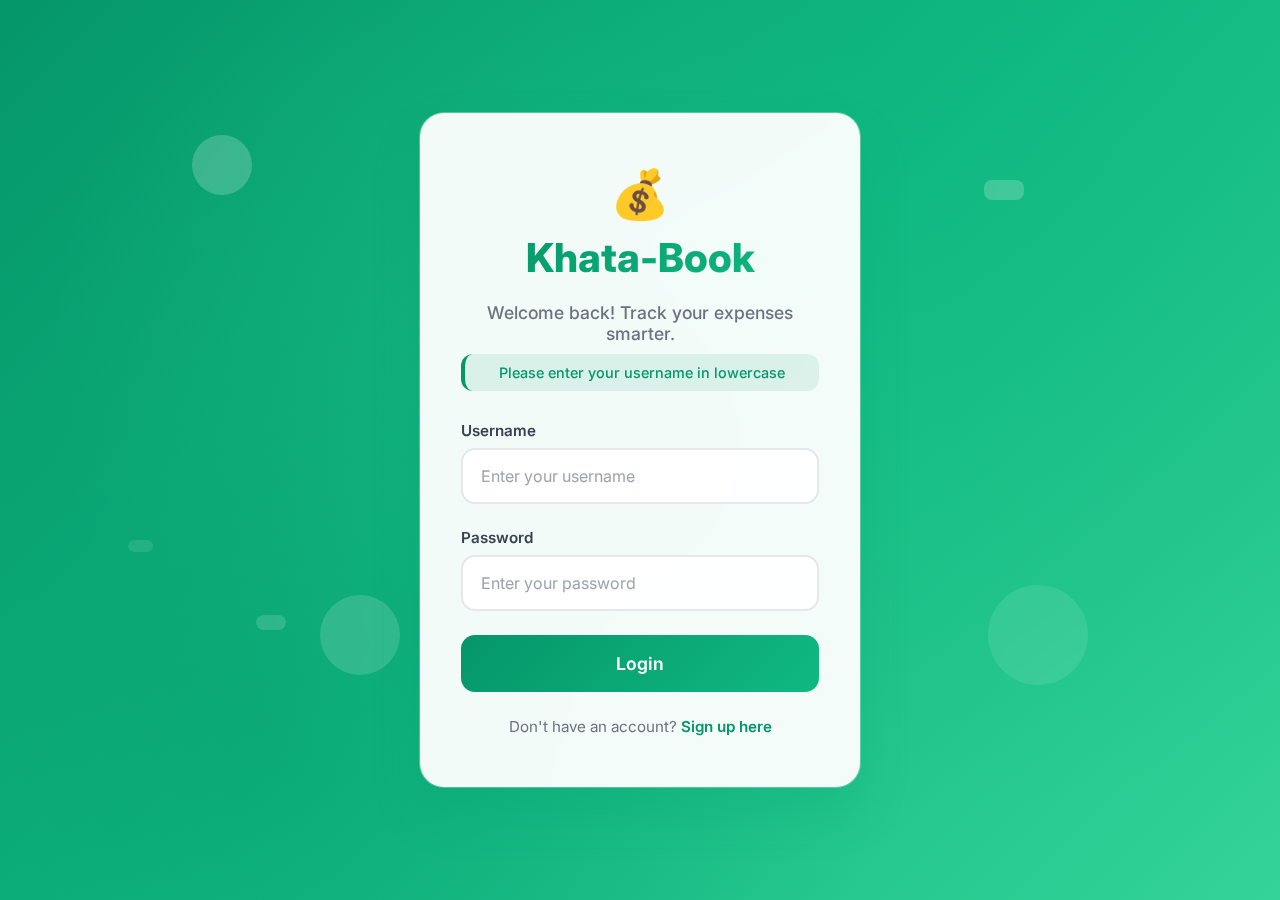
<file: expenseapp/src/main/resources/static/login.html>
<!DOCTYPE html>
<html lang="en">
<head>
    <meta charset="UTF-8">
    <meta name="viewport" content="width=device-width, initial-scale=1.0">
    <title>Login - Expense Tracker</title>
    <link rel="stylesheet" href="login.css">
    <link href="https://fonts.googleapis.com/css2?family=Inter:wght@300;400;500;600;700&display=swap" rel="stylesheet">
</head>
<body>
    <!-- Animated background elements -->
    <div class="particle"></div>
    <div class="particle"></div>
    <div class="particle"></div>
    <div class="floating-shape shape-1"></div>
    <div class="floating-shape shape-2"></div>
    <div class="floating-shape shape-3"></div>
    <div class="glow"></div>
    <div class="glow"></div>

    <div class="login-container">
        <div class="logo-header">
            <div class="money-icon">💰</div>
            <h1>Khata-Book</h1>
        </div>
        
        <div class="welcome-text">
            Welcome back! Track your expenses smarter.
        </div>
        
        <div class="username-note">
            Please enter your username in lowercase
        </div>
        
        <div id="statusMessage" class="hidden"></div>

        <form id="loginForm" onsubmit="handleLogin(event)">
            <div class="form-group">
                <label for="username">Username</label>
                <input type="text" id="username" value="" required placeholder="Enter your username">
            </div>
            <div class="form-group">
                <label for="password">Password</label>
                <input type="password" id="password" value="" required placeholder="Enter your password">
            </div>

            <button type="submit" id="loginButton" class="login-button">
                <span class="button-text">Login</span>
                <div class="button-loader"></div>
            </button>
        </form>

        <div class="signup-link">
            Don't have an account? <a href="/signup.html">Sign up here</a>
        </div>
    </div>

    <script src="login.js"></script>
</body>
</html>
</file>
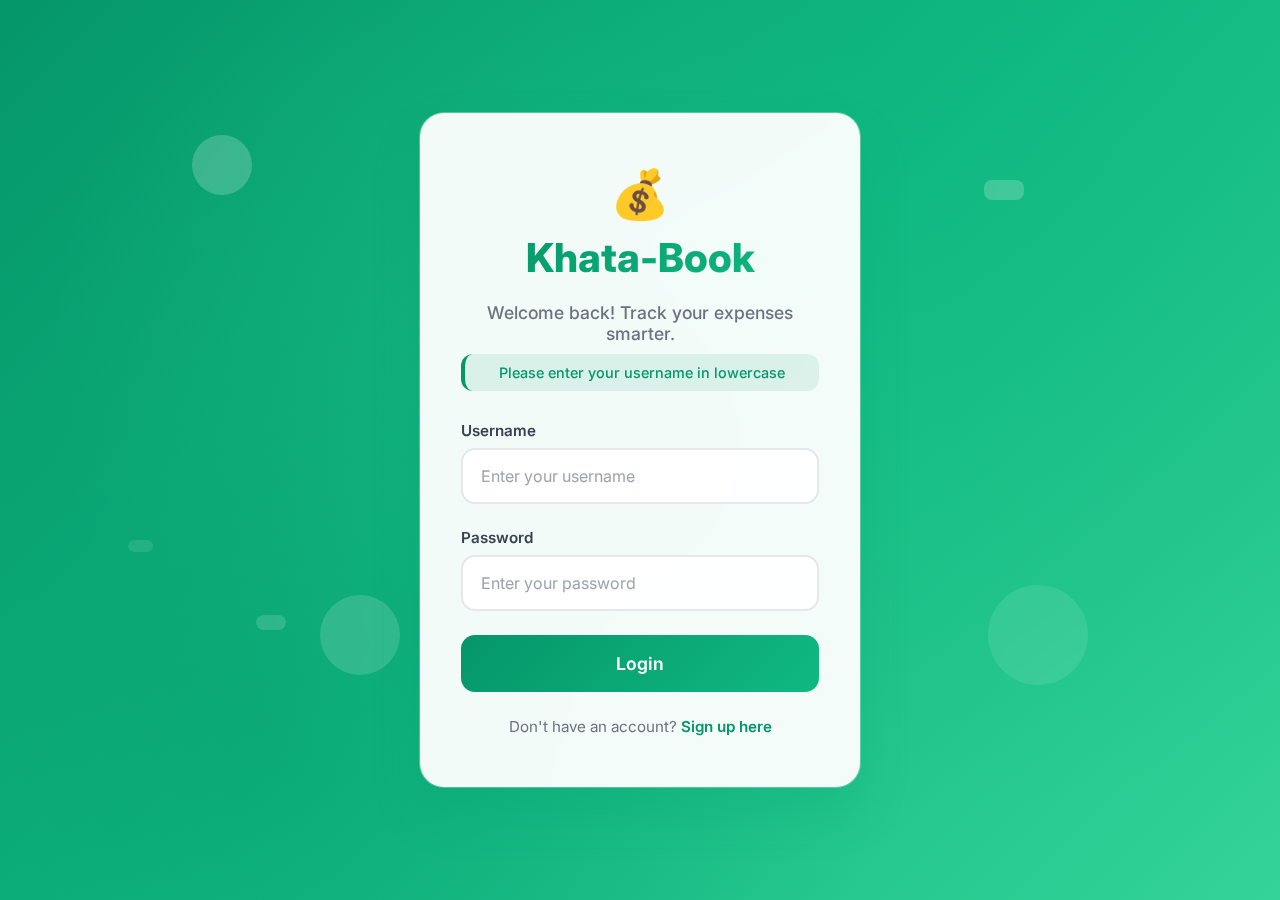
<file: expenseapp/src/main/resources/static/manage-groups.html>
<!DOCTYPE html>
<html lang="en">

<head>
    <meta charset="UTF-8">
    <meta name="viewport" content="width=device-width, initial-scale=1.0">
    <title>My Groups - Expense Tracker</title>
    <link rel="stylesheet" href="manage-groups.css">
    <link href="https://fonts.googleapis.com/css2?family=Inter:wght@300;400;500;600;700;800&display=swap" rel="stylesheet">
</head>

<body>
    <!-- Animated background elements -->
    <div class="particle"></div>
    <div class="particle"></div>
    <div class="particle"></div>
    
    <!-- Floating money shapes -->
    <div class="floating-shape shape-1"></div>
    <div class="floating-shape shape-2"></div>
    <div class="floating-shape shape-3"></div>
    
    <!-- Glow effects -->
    <div class="glow"></div>
    <div class="glow"></div>

    <div class="container">
        <div class="header">
            <h1>My Groups</h1>
            <div class="header-actions">
                <button onclick="navigateToDashboard()" class="btn btn-secondary">
                    <svg xmlns="http://www.w3.org/2000/svg" width="20" height="20" viewBox="0 0 24 24" fill="none" stroke="currentColor" stroke-width="2" stroke-linecap="round" stroke-linejoin="round">
                        <path d="M19 12H5M12 19l-7-7 7-7"/>
                    </svg>
                    Back to Dashboard
                </button>
                <button onclick="navigateToCreateGroup()" class="btn btn-primary">
                    <svg xmlns="http://www.w3.org/2000/svg" width="20" height="20" viewBox="0 0 24 24" fill="none" stroke="currentColor" stroke-width="2" stroke-linecap="round" stroke-linejoin="round">
                        <path d="M12 5v14M5 12h14"/>
                    </svg>
                    Create New Group
                </button>
            </div>
        </div>

        <div class="welcome-banner">
            <div class="welcome-text">
                View and manage all groups you are a member of
            </div>
        </div>

        <div class="content-container">
            <div id="auth-status" class="auth-status">
                <p class="status-text">Status: <span id="auth-message">Attempting to fetch data...</span></p>
            </div>

            <div id="group-content">
                <div id="loading" class="loading-container">
                    <div class="loading-spinner" role="status"></div>
                    <p class="loading-text">Loading your groups...</p>
                </div>

                <div id="group-list" class="group-grid">
                    <!-- Groups will be dynamically inserted here -->
                </div>

                <div id="error-message" class="error-container hidden">
                    <p class="error-title">Error Fetching Groups</p>
                    <p class="error-details" id="error-details"></p>
                    <p class="error-help">Action Required: Ensure a valid JWT is in localStorage with the key `jwtToken`.</p>
                </div>
            </div>
        </div>
    </div>

    <script>
        const apiUrl = '/api/my-groups'; 
        const loadingEl = document.getElementById('loading');
        const groupListEl = document.getElementById('group-list');
        const errorEl = document.getElementById('error-message');
        const errorDetailsEl = document.getElementById('error-details');
        const authMessageEl = document.getElementById('auth-message');

        // Navigation functions
        function navigateToDashboard() {
            if (checkAuthAndRedirect()) {
                window.location.href = 'homepage.html';
            }
        }

        function navigateToCreateGroup() {
            if (checkAuthAndRedirect()) {
                window.location.href = 'create-group.html';
            }
        }

        // Auth check function
        function checkAuthAndRedirect() {
            const token = localStorage.getItem('jwtToken');
            if (!token) {
                window.location.href = 'login.html';
                return false;
            }
            return true;
        }

        // Helper function for exponential backoff retry logic
        async function fetchWithRetry(url, options, retries = 3) {
            for (let i = 0; i < retries; i++) {
                try {
                    const response = await fetch(url, options);
                    if (!response.ok) {
                        throw new Error(`HTTP error! Status: ${response.status}`);
                    }
                    return response;
                } catch (error) {
                    if (i === retries - 1) throw error;
                    const delay = Math.pow(2, i) * 1000 + Math.random() * 1000;
                    await new Promise(resolve => setTimeout(resolve, delay));
                }
            }
        }

        /**
         * Converts a group name and ID into a secure, URL-friendly slug with ID embedded.
         */
        function createUrlSlug(name, id) {
            const cleanName = name.toLowerCase()
                            .trim()
                            .replace(/[^a-z0-9\s-]/g, "") // Remove special characters except spaces/hyphens
                            .replace(/[\s-]+/g, '_')     // Replace spaces/hyphens with a single underscore
                            .replace(/_+$/, '');          // Remove trailing underscores
            // Appends the ID to the slug for uniqueness without exposing it in the query param
            return `${cleanName}_${id}`; 
        }

        /**
         * Navigates to the generic detail page, passing the group ID in the URL.
         */
        function viewGroupDetails(groupName, groupId) {
            const slug = createUrlSlug(groupName, groupId);
            // We use a single template and pass the slug
            window.location.href = `group_details_template.html?slug=${slug}`;
        }

        function renderGroups(groups) {
            groupListEl.innerHTML = ''; 

            if (groups.length === 0) {
                groupListEl.innerHTML = `
                    <div class="empty-state">
                        <div class="empty-icon">
                            <svg xmlns="http://www.w3.org/2000/svg" width="48" height="48" viewBox="0 0 24 24" fill="none" stroke="currentColor" stroke-width="2" stroke-linecap="round" stroke-linejoin="round">
                                <path d="M17 21v-2a4 4 0 0 0-4-4H5a4 4 0 0 0-4 4v2"></path>
                                <circle cx="9" cy="7" r="4"></circle>
                                <path d="M23 21v-2a4 4 0 0 0-3-3.87"></path>
                                <path d="M16 3.13a4 4 0 0 1 0 7.75"></path>
                            </svg>
                        </div>
                        <p class="empty-title">No Groups Found</p>
                        <p class="empty-description">You are not yet a member of any groups.</p>
                        <button onclick="navigateToCreateGroup()" class="btn btn-primary empty-action">
                            Create Your First Group
                        </button>
                    </div>
                `;
                authMessageEl.textContent = 'Data successfully fetched.';
                return;
            }

            groups.forEach(group => {
                const memberCount = group.totalMembers === 1 ? '1 Member' : `${group.totalMembers} Members`;
                const createdDate = new Date(group.createdAt).toLocaleDateString();

                const cardHtml = `
                    <div class="group-card">
                        <div class="group-card-header">
                            <h3 class="group-name">${group.name}</h3>
                            <p class="group-description">${group.description || 'No description provided.'}</p>
                        </div>
                        
                        <div class="group-card-details">
                            <div class="detail-item">
                                <svg class="detail-icon" xmlns="http://www.w3.org/2000/svg" width="16" height="16" viewBox="0 0 24 24" fill="none" stroke="currentColor" stroke-width="2" stroke-linecap="round" stroke-linejoin="round">
                                    <path d="M17 21v-2a4 4 0 0 0-4-4H5a4 4 0 0 0-4 4v2"></path>
                                    <circle cx="9" cy="7" r="4"></circle>
                                    <path d="M23 21v-2a4 4 0 0 0-3-3.87"></path>
                                    <path d="M16 3.13a4 4 0 0 1 0 7.75"></path>
                                </svg>
                                <span class="detail-text">${memberCount}</span>
                            </div>
                            <div class="detail-item">
                                <svg class="detail-icon" xmlns="http://www.w3.org/2000/svg" width="16" height="16" viewBox="0 0 24 24" fill="none" stroke="currentColor" stroke-width="2" stroke-linecap="round" stroke-linejoin="round">
                                    <path d="M20 21v-2a4 4 0 0 0-4-4H8a4 4 0 0 0-4 4v2"></path>
                                    <circle cx="12" cy="7" r="4"></circle>
                                </svg>
                                <span class="detail-text">Created by: <strong>${group.createdBy}</strong></span>
                            </div>
                            <div class="detail-item">
                                <svg class="detail-icon" xmlns="http://www.w3.org/2000/svg" width="16" height="16" viewBox="0 0 24 24" fill="none" stroke="currentColor" stroke-width="2" stroke-linecap="round" stroke-linejoin="round">
                                    <rect x="3" y="4" width="18" height="18" rx="2" ry="2"></rect>
                                    <line x1="16" y1="2" x2="16" y2="6"></line>
                                    <line x1="8" y1="2" x2="8" y2="6"></line>
                                    <line x1="3" y1="10" x2="21" y2="10"></line>
                                </svg>
                                <span class="detail-text">Since: <strong>${createdDate}</strong></span>
                            </div>
                        </div>
                        
                        <button onclick="viewGroupDetails('${group.name.replace(/'/g, "\\'")}', ${group.id})" 
                            class="group-action-btn">
                            View Details
                        </button>
                    </div>
                `;
                groupListEl.innerHTML += cardHtml;
            });
            authMessageEl.textContent = 'Data successfully fetched.';
        }

        /**
         * Fetches the user's groups from the dedicated backend endpoint, sending the JWT.
         */
        async function fetchUserGroups() {
            loadingEl.classList.remove('hidden');
            errorEl.classList.add('hidden');
            groupListEl.innerHTML = '';
            authMessageEl.textContent = 'Attempting to fetch data with JWT...';
            
            const token = localStorage.getItem('jwtToken'); 
            
            if (!token) {
                loadingEl.classList.add('hidden');
                errorEl.classList.remove('hidden');
                errorDetailsEl.textContent = 'No JWT token found in local storage. Please log in first.';
                authMessageEl.textContent = 'Authentication Failed: No token.';
                return;
            }

            try {
                const response = await fetchWithRetry(apiUrl, {
                    method: 'GET',
                    headers: {
                        'Content-Type': 'application/json',
                        'Authorization': `Bearer ${token}` 
                    }
                });

                if (response.status === 401 || response.status === 403) {
                    throw new Error(`Authentication failed. Status: ${response.status}. Token may be invalid or expired.`);
                }

                const groups = await response.json();
                
                loadingEl.classList.add('hidden');
                renderGroups(groups);

            } catch (error) {
                console.error('Failed to fetch user groups:', error);
                loadingEl.classList.add('hidden');
                errorEl.classList.remove('hidden');
                errorDetailsEl.textContent = `API call failed: ${error.message}.`;
                authMessageEl.textContent = 'Failed to fetch. Token may be expired or invalid.';
            }
        }

        // Initialize on page load
        document.addEventListener('DOMContentLoaded', function() {
            if (checkAuthAndRedirect()) {
                fetchUserGroups();
            }
        });
    </script>
</body>
</html>
</file>
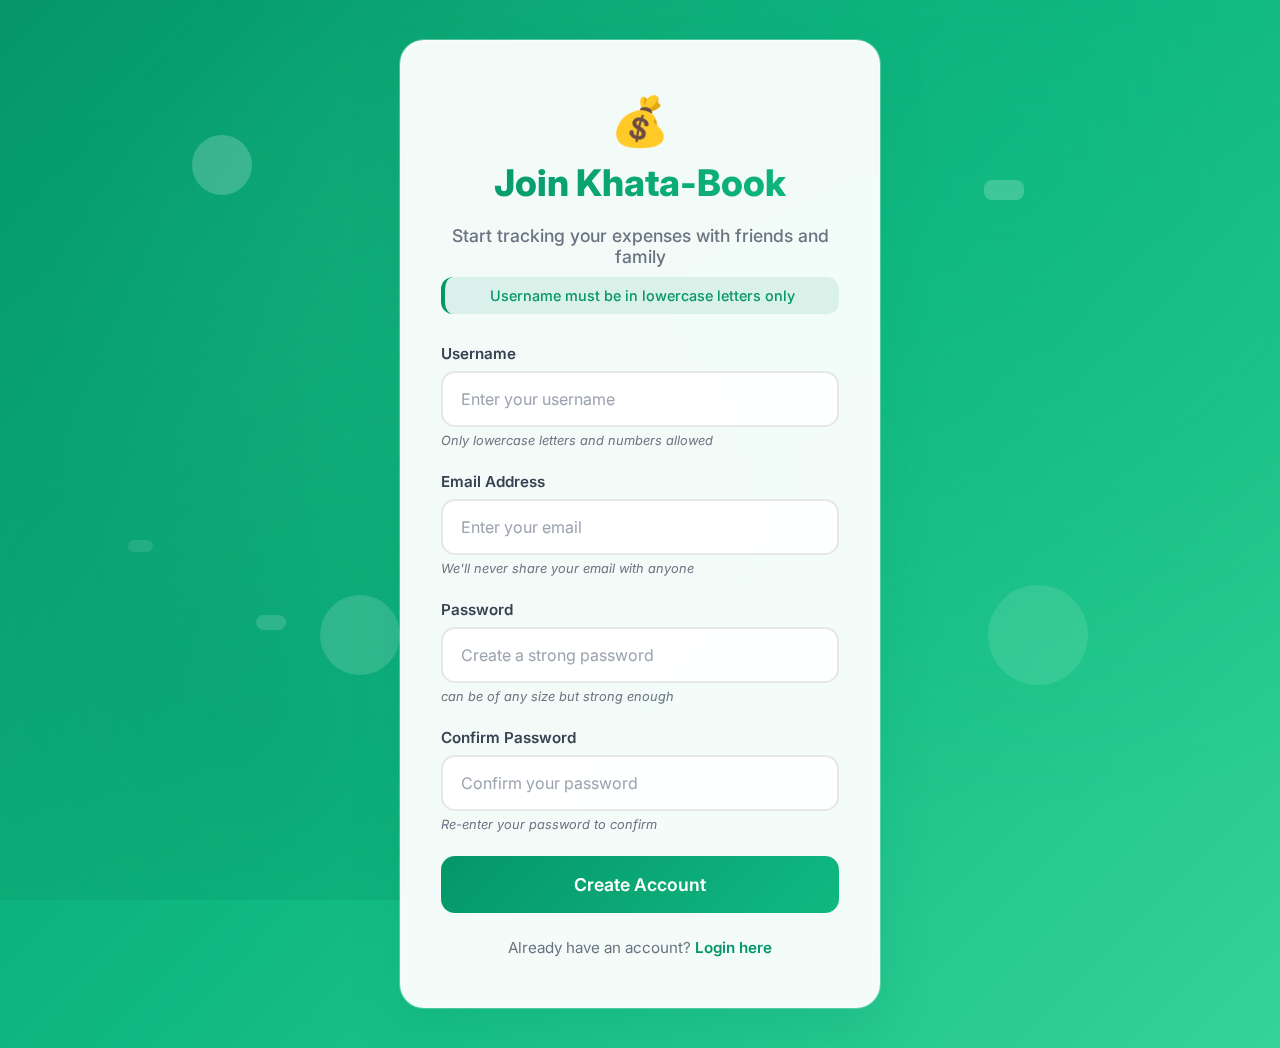
<file: expenseapp/src/main/resources/static/signup.html>
<!DOCTYPE html>
<html lang="en">
<head>
    <meta charset="UTF-8">
    <meta name="viewport" content="width=device-width, initial-scale=1.0">
    <title>Sign Up - Expense Tracker</title>
    <link rel="stylesheet" href="signup.css">
    <link href="https://fonts.googleapis.com/css2?family=Inter:wght@300;400;500;600;700&display=swap" rel="stylesheet">
</head>
<body>
    <!-- Animated background elements -->
    <div class="particle"></div>
    <div class="particle"></div>
    <div class="particle"></div>
    <div class="floating-shape shape-1"></div>
    <div class="floating-shape shape-2"></div>
    <div class="floating-shape shape-3"></div>
    <div class="glow"></div>
    <div class="glow"></div>

    <div class="signup-container">
        <div class="logo-header">
            <div class="money-icon">💰</div>
            <h1>Join Khata-Book</h1>
        </div>
        
        <div class="welcome-text">
            Start tracking your expenses with friends and family
        </div>
        
        <div class="username-note">
            Username must be in lowercase letters only
        </div>
        
        <div id="signupResult" class="hidden"></div>

        <form id="signupForm" onsubmit="handleSignup(event)">
            <div class="form-group">
                <label for="username">Username</label>
                <input type="text" id="username" required placeholder="Enter your username">
                <div class="input-hint">Only lowercase letters and numbers allowed</div>
            </div>

            <div class="form-group">
                <label for="email">Email Address</label>
                <input type="email" id="email" required placeholder="Enter your email">
                <div class="input-hint">We'll never share your email with anyone</div>
            </div>

            <div class="form-group">
                <label for="password">Password</label>
                <input type="password" id="password" required placeholder="Create a strong password">
                <div class="input-hint">can be of any size but strong enough</div>
            </div>

            <div class="form-group">
                <label for="confirmPassword">Confirm Password</label>
                <input type="password" id="confirmPassword" required placeholder="Confirm your password">
                <div class="input-hint">Re-enter your password to confirm</div>
            </div>

            <!-- <div class="terms-group">
                <input type="checkbox" id="terms" required>
                <label for="terms" class="terms-label">
                    I agree to the <a href="/terms" class="terms-link">Terms of Service</a> and <a href="/privacy" class="terms-link">Privacy Policy</a>
                </label>
            </div> -->

            <button type="submit" id="signupButton" class="signup-button">
                <span class="button-text">Create Account</span>
                <div class="button-loader"></div>
            </button>
        </form>

        <div class="login-link">
            Already have an account? <a href="login.html">Login here</a>
        </div>
    </div>

    <script src="signup.js"></script>
</body>
</html>
</file>
<file: expenseapp/src/main/resources/static/index.css>
* {
    margin: 0;
    padding: 0;
    box-sizing: border-box;
}

body {
    font-family: 'Inter', sans-serif;
    min-height: 100vh;
    background: linear-gradient(135deg, #059669 0%, #10b981 50%, #34d399 100%);
    display: flex;
    flex-direction: column;
    align-items: center;
    justify-content: center;
    position: relative;
    overflow: hidden;
}

/* Animated background elements */
body::before {
    content: '';
    position: absolute;
    top: 0;
    left: 0;
    right: 0;
    bottom: 0;
    background: 
        radial-gradient(circle at 20% 80%, rgba(5, 150, 105, 0.4) 0%, transparent 50%),
        radial-gradient(circle at 80% 20%, rgba(16, 185, 129, 0.3) 0%, transparent 50%),
        radial-gradient(circle at 40% 40%, rgba(52, 211, 153, 0.2) 0%, transparent 50%);
    animation: float 8s ease-in-out infinite;
}

@keyframes float {
    0%, 100% { 
        transform: translateY(0px) rotate(0deg) scale(1); 
    }
    33% { 
        transform: translateY(-15px) rotate(0.5deg) scale(1.02); 
    }
    66% { 
        transform: translateY(10px) rotate(-0.5deg) scale(0.98); 
    }
}

/* Floating particles */
.particle {
    position: absolute;
    background: rgba(255, 255, 255, 0.15);
    border-radius: 50%;
    animation: floatParticle 20s infinite linear;
    backdrop-filter: blur(5px);
}

.particle:nth-child(1) {
    width: 80px;
    height: 80px;
    top: 15%;
    left: 10%;
    animation-delay: 0s;
    background: rgba(255, 255, 255, 0.2);
}

.particle:nth-child(2) {
    width: 120px;
    height: 120px;
    top: 60%;
    right: 15%;
    animation-delay: -7s;
    background: rgba(255, 255, 255, 0.1);
}

.particle:nth-child(3) {
    width: 60px;
    height: 60px;
    bottom: 20%;
    left: 20%;
    animation-delay: -14s;
    background: rgba(255, 255, 255, 0.15);
}

@keyframes floatParticle {
    0% { 
        transform: translate(0, 0) rotate(0deg) scale(1); 
    }
    25% { 
        transform: translate(40px, -50px) rotate(90deg) scale(1.1); 
    }
    50% { 
        transform: translate(80px, 30px) rotate(180deg) scale(0.9); 
    }
    75% { 
        transform: translate(30px, 60px) rotate(270deg) scale(1.05); 
    }
    100% { 
        transform: translate(0, 0) rotate(360deg) scale(1); 
    }
}

/* Floating money shapes */
.floating-shape {
    position: absolute;
    background: rgba(255, 255, 255, 0.1);
    border-radius: 8px;
    animation: floatShape 15s infinite ease-in-out;
    backdrop-filter: blur(3px);
}

.shape-1 {
    width: 50px;
    height: 25px;
    top: 25%;
    right: 15%;
    animation-delay: 0s;
    background: rgba(255, 255, 255, 0.2);
}

.shape-2 {
    width: 35px;
    height: 18px;
    bottom: 25%;
    left: 15%;
    animation-delay: -5s;
    background: rgba(255, 255, 255, 0.15);
}

.shape-3 {
    width: 30px;
    height: 15px;
    top: 70%;
    left: 10%;
    animation-delay: -10s;
    background: rgba(255, 255, 255, 0.1);
}

@keyframes floatShape {
    0%, 100% { 
        transform: translateY(0px) rotate(0deg); 
        opacity: 0.7;
    }
    25% { 
        transform: translateY(-30px) rotate(90deg); 
        opacity: 1;
    }
    50% { 
        transform: translateY(-15px) rotate(180deg); 
        opacity: 0.8;
    }
    75% { 
        transform: translateY(-35px) rotate(270deg); 
        opacity: 0.9;
    }
}

.container {
    position: relative;
    z-index: 2;
    text-align: center;
    background: rgba(255, 255, 255, 0.95);
    backdrop-filter: blur(20px);
    border-radius: 24px;
    padding: 60px 50px;
    box-shadow: 
        0 25px 50px rgba(5, 150, 105, 0.2),
        0 0 0 1px rgba(255, 255, 255, 0.3),
        inset 0 1px 0 rgba(255, 255, 255, 0.6);
    border: 1px solid rgba(255, 255, 255, 0.4);
    max-width: 550px;
    width: 90%;
    transform: translateY(0);
    transition: all 0.4s cubic-bezier(0.175, 0.885, 0.32, 1.275);
}

.container:hover {
    transform: translateY(-8px);
    box-shadow: 
        0 35px 60px rgba(5, 150, 105, 0.3),
        0 0 0 1px rgba(255, 255, 255, 0.4),
        inset 0 1px 0 rgba(255, 255, 255, 0.8);
}

.logo-header {
    margin-bottom: 25px;
}

.money-icon {
    font-size: 4rem;
    margin-bottom: 15px;
    display: block;
    animation: bounce 2s ease-in-out infinite;
}

@keyframes bounce {
    0%, 100% { 
        transform: translateY(0px) scale(1) rotate(0deg); 
    }
    50% { 
        transform: translateY(-15px) scale(1.1) rotate(5deg); 
    }
}

h1 {
    color: #059669;
    font-size: 3.5rem;
    font-weight: 800;
    margin-bottom: 10px;
    background: linear-gradient(135deg, #059669, #10b981);
    -webkit-background-clip: text;
    -webkit-text-fill-color: transparent;
    background-clip: text;
    text-shadow: 0 2px 10px rgba(5, 150, 105, 0.1);
}

.subtitle {
    color: #4b5563;
    font-size: 1.3rem;
    margin-bottom: 40px;
    line-height: 1.6;
    font-weight: 500;
}

.features {
    display: flex;
    justify-content: center;
    gap: 30px;
    margin-bottom: 50px;
    flex-wrap: wrap;
}

.feature-item {
    display: flex;
    flex-direction: column;
    align-items: center;
    gap: 8px;
    color: #059669;
    font-weight: 600;
    font-size: 0.95rem;
    transition: transform 0.3s ease;
}

.feature-item:hover {
    transform: translateY(-3px);
}

.feature-icon {
    font-size: 2rem;
    display: block;
    animation: floatIcon 3s ease-in-out infinite;
}

.feature-item:nth-child(1) .feature-icon {
    animation-delay: 0s;
}

.feature-item:nth-child(2) .feature-icon {
    animation-delay: -1s;
}

.feature-item:nth-child(3) .feature-icon {
    animation-delay: -2s;
}

@keyframes floatIcon {
    0%, 100% { 
        transform: translateY(0px) scale(1); 
    }
    50% { 
        transform: translateY(-8px) scale(1.1); 
    }
}

.auth-links {
    display: flex;
    gap: 20px;
    justify-content: center;
    flex-wrap: wrap;
}

.auth-link {
    text-decoration: none;
    padding: 18px 40px;
    border-radius: 16px;
    font-weight: 600;
    font-size: 1.1rem;
    transition: all 0.3s cubic-bezier(0.4, 0, 0.2, 1);
    position: relative;
    overflow: hidden;
    border: 2px solid transparent;
    min-width: 150px;
    display: flex;
    align-items: center;
    justify-content: center;
}

.auth-link::before {
    content: '';
    position: absolute;
    top: 0;
    left: -100%;
    width: 100%;
    height: 100%;
    background: linear-gradient(90deg, transparent, rgba(255, 255, 255, 0.3), transparent);
    transition: left 0.6s;
}

.auth-link:hover::before {
    left: 100%;
}

.login-link {
    background: linear-gradient(135deg, #059669, #10b981);
    color: white;
    box-shadow: 0 8px 25px rgba(5, 150, 105, 0.3);
}

.login-link:hover {
    transform: translateY(-3px);
    box-shadow: 0 15px 35px rgba(5, 150, 105, 0.4);
    background: linear-gradient(135deg, #047857, #059669);
}

.signup-link {
    background: rgba(255, 255, 255, 0.9);
    color: #059669;
    border: 2px solid #059669;
    backdrop-filter: blur(10px);
    box-shadow: 0 4px 15px rgba(5, 150, 105, 0.1);
}

.signup-link:hover {
    background: #059669;
    color: white;
    transform: translateY(-3px);
    box-shadow: 0 8px 25px rgba(5, 150, 105, 0.3);
    border-color: #059669;
}

/* Glow effect */
.glow {
    position: absolute;
    width: 300px;
    height: 300px;
    background: radial-gradient(circle, rgba(5, 150, 105, 0.3) 0%, transparent 70%);
    border-radius: 50%;
    filter: blur(60px);
    z-index: 1;
    animation: glowMove 12s ease-in-out infinite;
}

.glow:nth-child(1) {
    top: -100px;
    left: -100px;
    background: radial-gradient(circle, rgba(16, 185, 129, 0.4) 0%, transparent 70%);
}

.glow:nth-child(2) {
    bottom: -100px;
    right: -100px;
    animation-delay: -6s;
    background: radial-gradient(circle, rgba(52, 211, 153, 0.3) 0%, transparent 70%);
}

@keyframes glowMove {
    0%, 100% { 
        transform: translate(0, 0) scale(1) rotate(0deg); 
    }
    33% { 
        transform: translate(40px, 40px) scale(1.1) rotate(120deg); 
    }
    66% { 
        transform: translate(-30px, 50px) scale(0.9) rotate(240deg); 
    }
}

/* Loading animation */
.loading-dots {
    display: inline-block;
    position: relative;
    width: 80px;
    height: 80px;
}

.loading-dots div {
    position: absolute;
    top: 33px;
    width: 13px;
    height: 13px;
    border-radius: 50%;
    background: #059669;
    animation-timing-function: cubic-bezier(0, 1, 1, 0);
}

.loading-dots div:nth-child(1) {
    left: 8px;
    animation: loading-dots1 0.6s infinite;
}

.loading-dots div:nth-child(2) {
    left: 8px;
    animation: loading-dots2 0.6s infinite;
}

.loading-dots div:nth-child(3) {
    left: 32px;
    animation: loading-dots2 0.6s infinite;
}

.loading-dots div:nth-child(4) {
    left: 56px;
    animation: loading-dots3 0.6s infinite;
}

@keyframes loading-dots1 {
    0% { transform: scale(0); }
    100% { transform: scale(1); }
}

@keyframes loading-dots3 {
    0% { transform: scale(1); }
    100% { transform: scale(0); }
}

@keyframes loading-dots2 {
    0% { transform: translate(0, 0); }
    100% { transform: translate(24px, 0); }
}

/* Responsive design */
@media (max-width: 768px) {
    .container {
        padding: 50px 30px;
        margin: 20px;
    }

    h1 {
        font-size: 2.8rem;
    }

    .subtitle {
        font-size: 1.1rem;
    }

    .money-icon {
        font-size: 3.5rem;
    }

    .features {
        gap: 20px;
    }

    .auth-links {
        flex-direction: column;
        align-items: center;
    }

    .auth-link {
        width: 200px;
    }
}

@media (max-width: 480px) {
    .container {
        padding: 40px 25px;
    }

    h1 {
        font-size: 2.3rem;
    }

    .subtitle {
        font-size: 1rem;
        margin-bottom: 30px;
    }

    .money-icon {
        font-size: 3rem;
    }

    .features {
        flex-direction: column;
        gap: 15px;
        margin-bottom: 40px;
    }

    .feature-item {
        flex-direction: row;
        justify-content: center;
        gap: 12px;
    }

    .auth-link {
        padding: 16px 32px;
        font-size: 1rem;
    }
}

/* Pulse animation for attention */
@keyframes pulse-glow {
    0%, 100% {
        box-shadow: 0 0 20px rgba(5, 150, 105, 0.4);
    }
    50% {
        box-shadow: 0 0 30px rgba(5, 150, 105, 0.8);
    }
}

.attention-pulse {
    animation: pulse-glow 2s ease-in-out infinite;
}
</file>
<file: expenseapp/src/main/resources/static/create-group.css>
* {
    margin: 0;
    padding: 0;
    box-sizing: border-box;
}

body {
    font-family: 'Inter', sans-serif;
    min-height: 100vh;
    background: linear-gradient(135deg, #059669 0%, #10b981 50%, #34d399 100%);
    display: flex;
    align-items: flex-start;
    justify-content: center;
    position: relative;
    padding: 2rem 1rem;
}

/* Animated background elements */
body::before {
    content: '';
    position: absolute;
    top: 0;
    left: 0;
    right: 0;
    bottom: 0;
    background: 
        radial-gradient(circle at 20% 80%, rgba(5, 150, 105, 0.4) 0%, transparent 50%),
        radial-gradient(circle at 80% 20%, rgba(16, 185, 129, 0.3) 0%, transparent 50%),
        radial-gradient(circle at 40% 40%, rgba(52, 211, 153, 0.2) 0%, transparent 50%);
    animation: float 8s ease-in-out infinite;
}

@keyframes float {
    0%, 100% { 
        transform: translateY(0px) rotate(0deg) scale(1); 
    }
    33% { 
        transform: translateY(-15px) rotate(0.5deg) scale(1.02); 
    }
    66% { 
        transform: translateY(10px) rotate(-0.5deg) scale(0.98); 
    }
}

/* Floating particles */
.particle {
    position: absolute;
    background: rgba(255, 255, 255, 0.15);
    border-radius: 50%;
    animation: floatParticle 20s infinite linear;
    backdrop-filter: blur(5px);
}

.particle:nth-child(1) {
    width: 60px;
    height: 60px;
    top: 15%;
    left: 15%;
    animation-delay: 0s;
    background: rgba(255, 255, 255, 0.2);
}

.particle:nth-child(2) {
    width: 100px;
    height: 100px;
    top: 65%;
    right: 15%;
    animation-delay: -7s;
    background: rgba(255, 255, 255, 0.1);
}

.particle:nth-child(3) {
    width: 80px;
    height: 80px;
    bottom: 25%;
    left: 25%;
    animation-delay: -14s;
    background: rgba(255, 255, 255, 0.15);
}

@keyframes floatParticle {
    0% { 
        transform: translate(0, 0) rotate(0deg) scale(1); 
    }
    25% { 
        transform: translate(30px, -40px) rotate(90deg) scale(1.1); 
    }
    50% { 
        transform: translate(60px, 20px) rotate(180deg) scale(0.9); 
    }
    75% { 
        transform: translate(20px, 50px) rotate(270deg) scale(1.05); 
    }
    100% { 
        transform: translate(0, 0) rotate(360deg) scale(1); 
    }
}

/* Floating money shapes */
.floating-shape {
    position: absolute;
    background: rgba(255, 255, 255, 0.1);
    border-radius: 8px;
    animation: floatShape 15s infinite ease-in-out;
    backdrop-filter: blur(3px);
}

.shape-1 {
    width: 40px;
    height: 20px;
    top: 20%;
    right: 20%;
    animation-delay: 0s;
    background: rgba(255, 255, 255, 0.2);
}

.shape-2 {
    width: 30px;
    height: 15px;
    bottom: 30%;
    left: 20%;
    animation-delay: -5s;
    background: rgba(255, 255, 255, 0.15);
}

.shape-3 {
    width: 25px;
    height: 12px;
    top: 60%;
    left: 10%;
    animation-delay: -10s;
    background: rgba(255, 255, 255, 0.1);
}

@keyframes floatShape {
    0%, 100% { 
        transform: translateY(0px) rotate(0deg); 
        opacity: 0.7;
    }
    25% { 
        transform: translateY(-25px) rotate(90deg); 
        opacity: 1;
    }
    50% { 
        transform: translateY(-10px) rotate(180deg); 
        opacity: 0.8;
    }
    75% { 
        transform: translateY(-30px) rotate(270deg); 
        opacity: 0.9;
    }
}

/* Main container */
.container {
    max-width: 800px;
    width: 100%;
    margin: 0 auto;
    position: relative;
    z-index: 2;
}

/* Header styles */
.header {
    margin-bottom: 2rem;
    display: flex;
    flex-direction: column;
    gap: 1.5rem;
    background: rgba(255, 255, 255, 0.95);
    backdrop-filter: blur(20px);
    padding: 2rem;
    border-radius: 20px;
    box-shadow: 
        0 20px 40px rgba(5, 150, 105, 0.2),
        0 0 0 1px rgba(255, 255, 255, 0.3);
    border: 1px solid rgba(255, 255, 255, 0.4);
}

@media (min-width: 768px) {
    .header {
        flex-direction: row;
        justify-content: space-between;
        align-items: center;
    }
}

.header h1 {
    font-size: 2.5rem;
    font-weight: 800;
    background: linear-gradient(135deg, #059669, #10b981, #34d399);
    -webkit-background-clip: text;
    -webkit-text-fill-color: transparent;
    background-clip: text;
    text-shadow: 0 4px 20px rgba(16, 185, 129, 0.3);
    letter-spacing: -0.5px;
}

.header-actions {
    display: flex;
    flex-wrap: wrap;
    gap: 0.75rem;
    align-items: center;
}

/* Welcome banner */
.welcome-banner {
    background: linear-gradient(135deg, rgba(16, 185, 129, 0.15), rgba(52, 211, 153, 0.1));
    padding: 1.5rem 2rem;
    margin-bottom: 2rem;
    border-radius: 20px;
    border: 2px solid rgba(16, 185, 129, 0.3);
    display: flex;
    align-items: center;
    justify-content: center;
    box-shadow: 
        0 15px 35px rgba(5, 150, 105, 0.2),
        inset 0 1px 0 rgba(255, 255, 255, 0.6);
    backdrop-filter: blur(10px);
    position: relative;
    overflow: hidden;
}

.welcome-banner::before {
    content: '';
    position: absolute;
    top: 0;
    left: -100%;
    width: 100%;
    height: 100%;
    background: linear-gradient(90deg, transparent, rgba(255, 255, 255, 0.2), transparent);
    animation: shimmer 3s infinite;
}

@keyframes shimmer {
    0% { left: -100%; }
    100% { left: 100%; }
}

.welcome-text {
    font-size: 1.25rem;
    font-weight: 600;
    color: #374151;
    text-align: center;
    position: relative;
    z-index: 2;
}

/* Form container */
.form-container {
    background: rgba(255, 255, 255, 0.95);
    backdrop-filter: blur(20px);
    padding: 2.5rem;
    border-radius: 20px;
    box-shadow: 
        0 20px 40px rgba(5, 150, 105, 0.2),
        0 0 0 1px rgba(255, 255, 255, 0.3);
    border: 1px solid rgba(255, 255, 255, 0.4);
    position: relative;
    overflow: hidden;
}

.form-container::before {
    content: '';
    position: absolute;
    top: 0;
    left: 0;
    right: 0;
    height: 4px;
    background: linear-gradient(135deg, #10b981, #059669);
}

/* Form styles */
.group-form {
    display: flex;
    flex-direction: column;
    gap: 1.5rem;
}

.form-group {
    display: flex;
    flex-direction: column;
    gap: 0.5rem;
}

.form-label {
    font-size: 1rem;
    font-weight: 600;
    color: #374151;
    margin-bottom: 0.25rem;
}

.form-input,
.form-textarea {
    padding: 1rem 1.25rem;
    border: 2px solid #e5e7eb;
    border-radius: 12px;
    font-size: 1rem;
    font-family: inherit;
    transition: all 0.3s ease;
    background: rgba(255, 255, 255, 0.9);
}

.form-input:focus,
.form-textarea:focus {
    outline: none;
    border-color: #10b981;
    box-shadow: 0 0 0 3px rgba(16, 185, 129, 0.1);
    background: rgba(255, 255, 255, 1);
}

.form-textarea {
    resize: vertical;
    min-height: 80px;
}

/* Members section */
.members-section {
    border: 2px dashed #d1d5db;
    border-radius: 15px;
    padding: 1.5rem;
    background: rgba(248, 250, 252, 0.8);
}

.members-title {
    font-size: 1.25rem;
    font-weight: 700;
    color: #374151;
    margin-bottom: 1rem;
    text-align: center;
}

.member-list {
    display: flex;
    flex-direction: column;
    gap: 1rem;
}

.member-input-container {
    display: flex;
    align-items: center;
    gap: 1rem;
}

.member-label {
    font-size: 0.9rem;
    font-weight: 600;
    color: #4b5563;
    min-width: 80px;
}

.member-input {
    flex: 1;
    padding: 0.875rem 1rem;
    border: 2px solid #e5e7eb;
    border-radius: 10px;
    font-size: 0.95rem;
    font-family: inherit;
    transition: all 0.3s ease;
    background: rgba(255, 255, 255, 0.9);
}

.member-input:focus {
    outline: none;
    border-color: #10b981;
    box-shadow: 0 0 0 2px rgba(16, 185, 129, 0.1);
    background: rgba(255, 255, 255, 1);
}

.member-input-creator {
    background: rgba(16, 185, 129, 0.1);
    border-color: rgba(16, 185, 129, 0.3);
    color: #065f46;
    font-weight: 600;
    cursor: not-allowed;
}

/* Submit button */
.submit-btn {
    display: flex;
    align-items: center;
    justify-content: center;
    gap: 0.75rem;
    width: 100%;
    padding: 1.25rem 2rem;
    background: linear-gradient(135deg, #10b981, #059669);
    color: white;
    border: none;
    border-radius: 15px;
    font-size: 1.125rem;
    font-weight: 600;
    cursor: pointer;
    transition: all 0.4s cubic-bezier(0.175, 0.885, 0.32, 1.275);
    box-shadow: 
        0 8px 20px rgba(5, 150, 105, 0.2),
        0 2px 4px rgba(5, 150, 105, 0.1);
    position: relative;
    overflow: hidden;
}

.submit-btn::before {
    content: '';
    position: absolute;
    top: 0;
    left: -100%;
    width: 100%;
    height: 100%;
    background: linear-gradient(90deg, transparent, rgba(255, 255, 255, 0.3), transparent);
    transition: left 0.6s;
}

.submit-btn:hover::before {
    left: 100%;
}

.submit-btn:hover:not(:disabled) {
    transform: translateY(-3px);
    box-shadow: 
        0 15px 30px rgba(5, 150, 105, 0.3),
        0 4px 8px rgba(5, 150, 105, 0.2);
}

.submit-btn:active:not(:disabled) {
    transform: translateY(-1px);
}

.submit-btn:disabled {
    background: linear-gradient(135deg, #9ca3af, #6b7280);
    cursor: not-allowed;
    transform: none;
    box-shadow: none;
}

.submit-btn:disabled::before {
    display: none;
}

.btn-spinner {
    animation: spin 1s linear infinite;
}

@keyframes spin {
    from { transform: rotate(0deg); }
    to { transform: rotate(360deg); }
}

/* Message box */
.message-box {
    padding: 1rem 1.5rem;
    border-radius: 12px;
    font-weight: 500;
    margin-bottom: 1.5rem;
    animation: slideIn 0.3s ease-out;
}

.message-box.hidden {
    display: none;
}

.message-error {
    background: rgba(239, 68, 68, 0.1);
    color: #dc2626;
    border: 1px solid rgba(239, 68, 68, 0.2);
}

.message-success {
    background: rgba(16, 185, 129, 0.1);
    color: #059669;
    border: 1px solid rgba(16, 185, 129, 0.2);
}

@keyframes slideIn {
    from {
        opacity: 0;
        transform: translateY(-10px);
    }
    to {
        opacity: 1;
        transform: translateY(0);
    }
}

/* Button styles */
.btn {
    display: inline-flex;
    align-items: center;
    gap: 0.75rem;
    padding: 1rem 1.75rem;
    border-radius: 15px;
    font-weight: 600;
    text-decoration: none;
    transition: all 0.4s cubic-bezier(0.175, 0.885, 0.32, 1.275);
    border: none;
    cursor: pointer;
    font-family: inherit;
    box-shadow: 
        0 8px 20px rgba(5, 150, 105, 0.2),
        0 2px 4px rgba(5, 150, 105, 0.1);
    position: relative;
    overflow: hidden;
    font-size: 1rem;
}

.btn::before {
    content: '';
    position: absolute;
    top: 0;
    left: -100%;
    width: 100%;
    height: 100%;
    background: linear-gradient(90deg, transparent, rgba(255, 255, 255, 0.3), transparent);
    transition: left 0.6s;
}

.btn:hover::before {
    left: 100%;
}

.btn:hover {
    transform: translateY(-3px);
    box-shadow: 
        0 15px 30px rgba(5, 150, 105, 0.3),
        0 4px 8px rgba(5, 150, 105, 0.2);
}

.btn:active {
    transform: translateY(-1px);
}

.btn-secondary {
    background: linear-gradient(135deg, #f1f5f9, #e2e8f0);
    color: #475569;
    border: 2px solid #e2e8f0;
}

.btn-secondary:hover {
    background: linear-gradient(135deg, #e2e8f0, #cbd5e1);
    color: #374151;
}

/* Glow effect */
.glow {
    position: absolute;
    width: 250px;
    height: 250px;
    background: radial-gradient(circle, rgba(5, 150, 105, 0.3) 0%, transparent 70%);
    border-radius: 50%;
    filter: blur(50px);
    z-index: 1;
    animation: glowMove 10s ease-in-out infinite;
}

.glow:nth-child(1) {
    top: -80px;
    left: -80px;
    background: radial-gradient(circle, rgba(16, 185, 129, 0.4) 0%, transparent 70%);
}

.glow:nth-child(2) {
    bottom: -80px;
    right: -80px;
    animation-delay: -5s;
    background: radial-gradient(circle, rgba(52, 211, 153, 0.3) 0%, transparent 70%);
}

@keyframes glowMove {
    0%, 100% { 
        transform: translate(0, 0) scale(1) rotate(0deg); 
    }
    33% { 
        transform: translate(30px, 30px) scale(1.1) rotate(120deg); 
    }
    66% { 
        transform: translate(-20px, 40px) scale(0.9) rotate(240deg); 
    }
}

/* Custom scrollbar */
::-webkit-scrollbar {
    width: 8px;
}

::-webkit-scrollbar-track {
    background: rgba(241, 245, 249, 0.8);
    border-radius: 10px;
}

::-webkit-scrollbar-thumb {
    background: linear-gradient(135deg, #10b981, #059669);
    border-radius: 10px;
    border: 2px solid rgba(255, 255, 255, 0.5);
}

::-webkit-scrollbar-thumb:hover {
    background: linear-gradient(135deg, #059669, #047857);
}

/* Responsive design */
@media (max-width: 768px) {
    body {
        padding: 1rem;
    }
    
    .container {
        max-width: 100%;
    }
    
    .header {
        padding: 1.5rem;
    }
    
    .header h1 {
        font-size: 2rem;
        text-align: center;
    }
    
    .form-container {
        padding: 2rem;
    }
    
    .welcome-banner {
        padding: 1.25rem 1.5rem;
    }
    
    .welcome-text {
        font-size: 1.125rem;
    }
    
    .member-input-container {
        flex-direction: column;
        align-items: flex-start;
        gap: 0.5rem;
    }
    
    .member-label {
        min-width: auto;
    }
}

@media (max-width: 480px) {
    .header h1 {
        font-size: 1.75rem;
    }
    
    .form-container {
        padding: 1.5rem;
    }
    
    .header {
        padding: 1.25rem;
    }
    
    .submit-btn {
        padding: 1rem 1.5rem;
        font-size: 1rem;
    }
    
    .btn {
        padding: 0.875rem 1.5rem;
        font-size: 0.9rem;
    }
}

/* Enhanced Focus states for accessibility */
.btn:focus,
.submit-btn:focus,
.form-input:focus,
.form-textarea:focus,
.member-input:focus {
    outline: 3px solid rgba(16, 185, 129, 0.5);
    outline-offset: 2px;
}

/* Text selection styles */
::selection {
    background: rgba(16, 185, 129, 0.3);
    color: #1f2937;
}

::-moz-selection {
    background: rgba(16, 185, 129, 0.3);
    color: #1f2937;
}
</file>
<file: expenseapp/src/main/resources/static/homepage.css>
* {
    margin: 0;
    padding: 0;
    box-sizing: border-box;
}

body {
    font-family: 'Inter', sans-serif;
    min-height: 100vh;
    background: linear-gradient(135deg, #059669 0%, #10b981 50%, #34d399 100%);
    display: flex;
    align-items: center;
    justify-content: center;
    position: relative;
}

/* Animated background elements */
body::before {
    content: '';
    position: absolute;
    top: 0;
    left: 0;
    right: 0;
    bottom: 0;
    background: 
        radial-gradient(circle at 20% 80%, rgba(5, 150, 105, 0.4) 0%, transparent 50%),
        radial-gradient(circle at 80% 20%, rgba(16, 185, 129, 0.3) 0%, transparent 50%),
        radial-gradient(circle at 40% 40%, rgba(52, 211, 153, 0.2) 0%, transparent 50%);
    animation: float 8s ease-in-out infinite;
}

@keyframes float {
    0%, 100% { 
        transform: translateY(0px) rotate(0deg) scale(1); 
    }
    33% { 
        transform: translateY(-15px) rotate(0.5deg) scale(1.02); 
    }
    66% { 
        transform: translateY(10px) rotate(-0.5deg) scale(0.98); 
    }
}

/* Floating particles */
.particle {
    position: absolute;
    background: rgba(255, 255, 255, 0.15);
    border-radius: 50%;
    animation: floatParticle 20s infinite linear;
    backdrop-filter: blur(5px);
}

.particle:nth-child(1) {
    width: 60px;
    height: 60px;
    top: 15%;
    left: 15%;
    animation-delay: 0s;
    background: rgba(255, 255, 255, 0.2);
}

.particle:nth-child(2) {
    width: 100px;
    height: 100px;
    top: 65%;
    right: 15%;
    animation-delay: -7s;
    background: rgba(255, 255, 255, 0.1);
}

.particle:nth-child(3) {
    width: 80px;
    height: 80px;
    bottom: 25%;
    left: 25%;
    animation-delay: -14s;
    background: rgba(255, 255, 255, 0.15);
}

@keyframes floatParticle {
    0% { 
        transform: translate(0, 0) rotate(0deg) scale(1); 
    }
    25% { 
        transform: translate(30px, -40px) rotate(90deg) scale(1.1); 
    }
    50% { 
        transform: translate(60px, 20px) rotate(180deg) scale(0.9); 
    }
    75% { 
        transform: translate(20px, 50px) rotate(270deg) scale(1.05); 
    }
    100% { 
        transform: translate(0, 0) rotate(360deg) scale(1); 
    }
}

/* Main container */
.container {
    max-width: 1400px;
    margin: 0 auto;
    padding: 2rem;
    position: relative;
    z-index: 2;
    width: 100%;
}

/* Header styles - Centered layout */
.header {
    margin-bottom: 2.5rem;
    display: flex;
    flex-direction: column;
    gap: 1.5rem;
    background: rgba(237, 215, 200, 0.67);
    backdrop-filter: blur(20px);
    padding: 2rem;
    border-radius: 20px;
    box-shadow: 
        0 20px 40px rgba(5, 150, 105, 0.2),
        0 0 0 1px rgba(255, 255, 255, 0.3);
    border: 1px solid rgba(255, 255, 255, 0.4);
    text-align: center;
}

/* Centered Logo */
.logo-center {
    font-size: 4rem;
    font-weight: 800;
    background: linear-gradient(135deg, #059669, #10b981, #34d399);
    -webkit-background-clip: text;
    -webkit-text-fill-color: transparent;
    background-clip: text;
    text-shadow: 0 4px 20px rgba(16, 185, 129, 0.3);
    letter-spacing: -0.5px;
    margin: 0 auto;
    display: block;
}

/* Header actions - All buttons in one line */
.header-actions {
    display: flex;
    flex-wrap: nowrap;
    gap: 1rem;
    align-items: center;
    justify-content: center;
    width: 100%;
    overflow-x: auto;
    padding: 1rem 0;
    scrollbar-width: none; /* Firefox */
    -ms-overflow-style: none; /* IE/Edge */
}

/* Hide scrollbar for Chrome, Safari and Opera */
.header-actions::-webkit-scrollbar {
    display: none;
}

/* Enhanced Button styles - Smaller for 5 buttons */
.btn {
    display: inline-flex;
    align-items: center;
    gap: 0.5rem;
    padding: 0.875rem 1.25rem;
    border-radius: 12px;
    font-weight: 600;
    text-decoration: none;
    transition: all 0.4s cubic-bezier(0.175, 0.885, 0.32, 1.275);
    border: none;
    cursor: pointer;
    font-family: inherit;
    box-shadow: 
        0 8px 20px rgba(5, 150, 105, 0.2),
        0 2px 4px rgba(5, 150, 105, 0.1);
    position: relative;
    overflow: hidden;
    font-size: 0.875rem;
    white-space: nowrap;
    flex-shrink: 0;
}

.btn::before {
    content: '';
    position: absolute;
    top: 0;
    left: -100%;
    width: 100%;
    height: 100%;
    background: linear-gradient(90deg, transparent, rgba(255, 255, 255, 0.3), transparent);
    transition: left 0.6s;
}

.btn:hover::before {
    left: 100%;
}

.btn:hover {
    transform: translateY(-3px);
    box-shadow: 
        0 15px 30px rgba(5, 150, 105, 0.3),
        0 4px 8px rgba(5, 150, 105, 0.2);
}

.btn:active {
    transform: translateY(-1px);
}

/* Button Colors */
.btn-secondary {
    background: linear-gradient(135deg, #f1f5f9, #e2e8f0);
    color: #475569;
    border: 2px solid #e2e8f0;
}

.btn-secondary:hover {
    background: linear-gradient(135deg, #e2e8f0, #cbd5e1);
    color: #374151;
}

.btn-primary {
    background: linear-gradient(135deg, #3b82f6, #2563eb);
    color: white;
    border: 2px solid transparent;
}

.btn-primary:hover {
    background: linear-gradient(135deg, #2563eb, #1d4ed8);
    box-shadow: 
        0 15px 30px rgba(37, 99, 235, 0.4),
        0 4px 8px rgba(37, 99, 235, 0.3);
}

.btn-success {
    background: linear-gradient(135deg, #22c55e, #16a34a);
    color: white;
    border: 2px solid transparent;
}

.btn-success:hover {
    background: linear-gradient(135deg, #16a34a, #15803d);
    box-shadow: 
        0 15px 30px rgba(22, 163, 74, 0.4),
        0 4px 8px rgba(22, 163, 74, 0.3);
}

.btn-warning {
    background: linear-gradient(135deg, #f59e0b, #d97706);
    color: white;
    border: 2px solid transparent;
}

.btn-warning:hover {
    background: linear-gradient(135deg, #d97706, #b45309);
    box-shadow: 
        0 15px 30px rgba(245, 158, 11, 0.4),
        0 4px 8px rgba(217, 119, 6, 0.3);
}

.btn-danger {
    background: linear-gradient(135deg, #ef4444, #dc2626);
    color: white;
    border: 2px solid transparent;
}

.btn-danger:hover {
    background: linear-gradient(135deg, #dc2626, #b91c1c);
    box-shadow: 
        0 15px 30px rgba(239, 68, 68, 0.4),
        0 4px 8px rgba(220, 38, 38, 0.3);
}

/* Welcome banner */
.welcome-banner {
    background: linear-gradient(135deg, rgba(16, 185, 129, 0.15), rgba(52, 211, 153, 0.1));
    padding: 2rem;
    margin-bottom: 2.5rem;
    border-radius: 20px;
    border: 2px solid rgba(16, 185, 129, 0.3);
    display: flex;
    align-items: center;
    justify-content: center;
    box-shadow: 
        0 15px 35px rgba(5, 150, 105, 0.2),
        inset 0 1px 0 rgba(255, 255, 255, 0.6);
    backdrop-filter: blur(10px);
    position: relative;
    overflow: hidden;
}

.welcome-banner::before {
    content: '';
    position: absolute;
    top: 0;
    left: -100%;
    width: 100%;
    height: 100%;
    background: linear-gradient(90deg, transparent, rgba(255, 255, 255, 0.2), transparent);
    animation: shimmer 3s infinite;
}

@keyframes shimmer {
    0% { left: -100%; }
    100% { left: 100%; }
}

.welcome-text {
    font-size: 1.5rem;
    font-weight: 600;
    color: #374151;
    text-align: center;
    position: relative;
    z-index: 2;
}

.username {
    font-weight: 800;
    color: #ef4444;
    text-shadow: 0 2px 4px rgba(239, 68, 68, 0.3);
}

/* Main grid layout */
.main-grid {
    display: grid;
    grid-template-columns: 1fr;
    gap: 2rem;
}

@media (min-width: 1024px) {
    .main-grid {
        grid-template-columns: 2fr 1fr;
    }
}

/* Section headers */
.section-header {
    font-size: 2rem;
    font-weight: 700;
    color: white;
    margin-bottom: 2rem;
    text-shadow: 0 2px 10px rgba(0, 0, 0, 0.3);
    background: linear-gradient(135deg, #fff, #e2e8f0);
    -webkit-background-clip: text;
    -webkit-text-fill-color: transparent;
    background-clip: text;
    padding-left: 1rem;
    border-left: 4px solid #10b981;
}

/* Enhanced Feature cards */
.feature-cards {
    display: flex;
    flex-direction: column;
    gap: 2rem;
}

.feature-card {
    background: rgba(255, 255, 255, 0.95);
    backdrop-filter: blur(20px);
    padding: 2.5rem;
    border-radius: 20px;
    box-shadow: 
        0 20px 40px rgba(5, 150, 105, 0.2),
        0 0 0 1px rgba(255, 255, 255, 0.3);
    border: 1px solid rgba(255, 255, 255, 0.4);
    transition: all 0.4s cubic-bezier(0.175, 0.885, 0.32, 1.275);
    display: flex;
    align-items: flex-start;
    gap: 1.5rem;
    position: relative;
    overflow: hidden;
}

.feature-card::before {
    content: '';
    position: absolute;
    top: 0;
    left: 0;
    right: 0;
    height: 4px;
    background: linear-gradient(135deg, #10b981, #059669);
}

.feature-card:hover {
    transform: translateY(-8px) scale(1.02);
    box-shadow: 
        0 30px 60px rgba(5, 150, 105, 0.3),
        0 0 0 1px rgba(255, 255, 255, 0.4);
}

.feature-icon {
    background: linear-gradient(135deg, #10b981, #059669);
    padding: 1.25rem;
    border-radius: 15px;
    flex-shrink: 0;
    box-shadow: 0 8px 20px rgba(16, 185, 129, 0.3);
}

.feature-icon svg {
    color: white;
    width: 2rem;
    height: 2rem;
}

.feature-content h3 {
    font-size: 1.5rem;
    font-weight: 700;
    color: #1f2937;
    margin-bottom: 1rem;
    background: linear-gradient(135deg, #1f2937, #374151);
    -webkit-background-clip: text;
    -webkit-text-fill-color: transparent;
    background-clip: text;
}

.feature-content p {
    color: #6b7280;
    line-height: 1.7;
    font-size: 1.1rem;
}

/* Action button in feature card */
.action-btn {
    background: linear-gradient(135deg, #10b981, #059669);
    color: white;
    border: none;
    padding: 0.5rem 1rem;
    border-radius: 8px;
    font-weight: 500;
    font-size: 0.875rem;
    cursor: pointer;
    transition: all 0.3s ease;
    display: inline-flex;
    align-items: center;
    gap: 0.5rem;
    margin-top: 0.5rem;
}

.action-btn:hover {
    background: linear-gradient(135deg, #059669, #047857);
    transform: translateY(-2px);
    box-shadow: 0 4px 12px rgba(5, 150, 105, 0.3);
}

.mt-2 {
    margin-top: 0.5rem;
}

/* Enhanced Quick start guide */
.quick-start {
    background: linear-gradient(135deg, rgba(16, 185, 129, 0.1), rgba(52, 211, 153, 0.05));
    padding: 2.5rem;
    border-radius: 20px;
    border: 2px solid rgba(16, 185, 129, 0.2);
    box-shadow: 
        0 15px 35px rgba(5, 150, 105, 0.15),
        inset 0 1px 0 rgba(255, 255, 255, 0.6);
    backdrop-filter: blur(10px);
    position: relative;
    overflow: hidden;
}

.quick-start::before {
    content: '';
    position: absolute;
    top: 0;
    left: 0;
    right: 0;
    height: 4px;
    background: linear-gradient(135deg, #10b981, #059669);
}

.quick-start h3 {
    font-size: 1.5rem;
    font-weight: 700;
    color: #1f2937;
    margin-bottom: 1.5rem;
    text-align: center;
}

.steps {
    display: flex;
    flex-direction: column;
    gap: 1.25rem;
}

.step {
    display: flex;
    align-items: center;
    gap: 1.25rem;
    padding: 1.25rem;
    background: rgba(255, 255, 255, 0.8);
    border-radius: 15px;
    transition: all 0.3s ease;
    border: 1px solid rgba(16, 185, 129, 0.1);
}

.step:hover {
    background: rgba(255, 255, 255, 0.95);
    transform: translateX(5px);
    border-color: rgba(16, 185, 129, 0.3);
}

.step-number {
    background: linear-gradient(135deg, #10b981, #059669);
    color: white;
    border-radius: 50%;
    width: 2.5rem;
    height: 2.5rem;
    display: flex;
    align-items: center;
    justify-content: center;
    font-size: 1rem;
    font-weight: 700;
    flex-shrink: 0;
    box-shadow: 0 4px 15px rgba(16, 185, 129, 0.4);
}

.step-text {
    color: #4b5563;
    font-weight: 600;
    font-size: 1.1rem;
}

/* Enhanced Overview cards */
.overview-cards {
    display: flex;
    flex-direction: column;
    gap: 1.5rem;
}

/* Enhanced Tips card */
.tips-card {
    background: linear-gradient(135deg, #d1fae5, #a7f3d0);
    padding: 2rem;
    border-radius: 20px;
    border: 2px solid #a7f3d0;
    box-shadow: 
        0 15px 35px rgba(16, 185, 129, 0.2),
        inset 0 1px 0 rgba(255, 255, 255, 0.6);
    position: relative;
    overflow: hidden;
}

.tips-card::before {
    content: '';
    position: absolute;
    top: 0;
    left: 0;
    right: 0;
    height: 4px;
    background: linear-gradient(135deg, #10b981, #059669);
}

.tips-card h4 {
    font-weight: 700;
    color: #065f46;
    margin-bottom: 1rem;
    display: flex;
    align-items: center;
    gap: 0.75rem;
    font-size: 1.25rem;
}

.tips-card p {
    color: #374151;
    font-size: 1rem;
    line-height: 1.6;
    font-weight: 500;
}

/* Glow effect */
.glow {
    position: absolute;
    width: 250px;
    height: 250px;
    background: radial-gradient(circle, rgba(5, 150, 105, 0.3) 0%, transparent 70%);
    border-radius: 50%;
    filter: blur(50px);
    z-index: 1;
    animation: glowMove 10s ease-in-out infinite;
}

.glow:nth-child(1) {
    top: -80px;
    left: -80px;
    background: radial-gradient(circle, rgba(16, 185, 129, 0.4) 0%, transparent 70%);
}

.glow:nth-child(2) {
    bottom: -80px;
    right: -80px;
    animation-delay: -5s;
    background: radial-gradient(circle, rgba(52, 211, 153, 0.3) 0%, transparent 70%);
}

@keyframes glowMove {
    0%, 100% { 
        transform: translate(0, 0) scale(1) rotate(0deg); 
    }
    33% { 
        transform: translate(30px, 30px) scale(1.1) rotate(120deg); 
    }
    66% { 
        transform: translate(-20px, 40px) scale(0.9) rotate(240deg); 
    }
}

/* Enhanced Responsive design */
@media (max-width: 1200px) {
    .header-actions {
        gap: 0.75rem;
    }
    
    .btn {
        padding: 0.75rem 1rem;
        font-size: 0.8125rem;
    }
}

@media (max-width: 992px) {
    .header-actions {
        flex-wrap: wrap;
        justify-content: center;
    }
    
    .logo-center {
        font-size: 3.5rem;
    }
}

@media (max-width: 768px) {
    .container {
        padding: 1rem;
    }
    
    .header {
        padding: 1.5rem;
    }
    
    .logo-center {
        font-size: 3rem;
    }
    
    .header-actions {
        gap: 0.5rem;
    }
    
    .btn {
        padding: 0.625rem 0.875rem;
        font-size: 0.75rem;
    }
    
    .feature-card {
        padding: 2rem;
        flex-direction: column;
        text-align: center;
    }
    
    .feature-icon {
        align-self: center;
    }
    
    .welcome-banner {
        padding: 1.5rem;
    }
    
    .welcome-text {
        font-size: 1.25rem;
    }
}

@media (max-width: 576px) {
    .logo-center {
        font-size: 2.5rem;
    }
    
    .header-actions {
        flex-direction: column;
        width: 100%;
        gap: 0.75rem;
    }
    
    .btn {
        width: 100%;
        justify-content: center;
        padding: 0.875rem 1.25rem;
        font-size: 0.875rem;
    }
    
    .feature-card {
        padding: 1.5rem;
    }
    
    .section-header {
        font-size: 1.75rem;
    }
}

/* Custom scrollbar */
::-webkit-scrollbar {
    width: 8px;
}

::-webkit-scrollbar-track {
    background: rgba(241, 245, 249, 0.8);
    border-radius: 10px;
}

::-webkit-scrollbar-thumb {
    background: linear-gradient(135deg, #10b981, #059669);
    border-radius: 10px;
    border: 2px solid rgba(255, 255, 255, 0.5);
}

::-webkit-scrollbar-thumb:hover {
    background: linear-gradient(135deg, #059669, #047857);
}

/* Enhanced Focus states for accessibility */
.btn:focus,
.action-btn:focus {
    outline: 3px solid rgba(16, 185, 129, 0.5);
    outline-offset: 2px;
}

/* Text selection styles */
::selection {
    background: rgba(16, 185, 129, 0.3);
    color: #1f2937;
}

::-moz-selection {
    background: rgba(16, 185, 129, 0.3);
    color: #1f2937;
}

/* Smooth transitions for all interactive elements */
.btn,
.action-btn,
.feature-card,
.step {
    transition: all 0.4s cubic-bezier(0.175, 0.885, 0.32, 1.275);
}

/* Pulse animation for attention */
@keyframes pulse-glow {
    0%, 100% {
        box-shadow: 0 0 20px rgba(5, 150, 105, 0.4);
    }
    50% {
        box-shadow: 0 0 30px rgba(5, 150, 105, 0.8);
    }
}

.attention-pulse {
    animation: pulse-glow 2s ease-in-out infinite;
}
</file>
<file: expenseapp/src/main/resources/static/login.css>
* {
    margin: 0;
    padding: 0;
    box-sizing: border-box;
}

body {
    font-family: 'Inter', sans-serif;
    min-height: 100vh;
    background: linear-gradient(135deg, #059669 0%, #10b981 50%, #34d399 100%);
    display: flex;
    align-items: center;
    justify-content: center;
    position: relative;
    overflow: hidden;
}

/* Animated background elements */
body::before {
    content: '';
    position: absolute;
    top: 0;
    left: 0;
    right: 0;
    bottom: 0;
    background: 
        radial-gradient(circle at 20% 80%, rgba(5, 150, 105, 0.4) 0%, transparent 50%),
        radial-gradient(circle at 80% 20%, rgba(16, 185, 129, 0.3) 0%, transparent 50%),
        radial-gradient(circle at 40% 40%, rgba(52, 211, 153, 0.2) 0%, transparent 50%);
    animation: float 8s ease-in-out infinite;
}

@keyframes float {
    0%, 100% { 
        transform: translateY(0px) rotate(0deg) scale(1); 
    }
    33% { 
        transform: translateY(-15px) rotate(0.5deg) scale(1.02); 
    }
    66% { 
        transform: translateY(10px) rotate(-0.5deg) scale(0.98); 
    }
}

/* Floating particles */
.particle {
    position: absolute;
    background: rgba(255, 255, 255, 0.15);
    border-radius: 50%;
    animation: floatParticle 20s infinite linear;
    backdrop-filter: blur(5px);
}

.particle:nth-child(1) {
    width: 60px;
    height: 60px;
    top: 15%;
    left: 15%;
    animation-delay: 0s;
    background: rgba(255, 255, 255, 0.2);
}

.particle:nth-child(2) {
    width: 100px;
    height: 100px;
    top: 65%;
    right: 15%;
    animation-delay: -7s;
    background: rgba(255, 255, 255, 0.1);
}

.particle:nth-child(3) {
    width: 80px;
    height: 80px;
    bottom: 25%;
    left: 25%;
    animation-delay: -14s;
    background: rgba(255, 255, 255, 0.15);
}

@keyframes floatParticle {
    0% { 
        transform: translate(0, 0) rotate(0deg) scale(1); 
    }
    25% { 
        transform: translate(30px, -40px) rotate(90deg) scale(1.1); 
    }
    50% { 
        transform: translate(60px, 20px) rotate(180deg) scale(0.9); 
    }
    75% { 
        transform: translate(20px, 50px) rotate(270deg) scale(1.05); 
    }
    100% { 
        transform: translate(0, 0) rotate(360deg) scale(1); 
    }
}

/* Floating money shapes */
.floating-shape {
    position: absolute;
    background: rgba(255, 255, 255, 0.1);
    border-radius: 8px;
    animation: floatShape 15s infinite ease-in-out;
    backdrop-filter: blur(3px);
}

.shape-1 {
    width: 40px;
    height: 20px;
    top: 20%;
    right: 20%;
    animation-delay: 0s;
    background: rgba(255, 255, 255, 0.2);
}

.shape-2 {
    width: 30px;
    height: 15px;
    bottom: 30%;
    left: 20%;
    animation-delay: -5s;
    background: rgba(255, 255, 255, 0.15);
}

.shape-3 {
    width: 25px;
    height: 12px;
    top: 60%;
    left: 10%;
    animation-delay: -10s;
    background: rgba(255, 255, 255, 0.1);
}

@keyframes floatShape {
    0%, 100% { 
        transform: translateY(0px) rotate(0deg); 
        opacity: 0.7;
    }
    25% { 
        transform: translateY(-25px) rotate(90deg); 
        opacity: 1;
    }
    50% { 
        transform: translateY(-10px) rotate(180deg); 
        opacity: 0.8;
    }
    75% { 
        transform: translateY(-30px) rotate(270deg); 
        opacity: 0.9;
    }
}

.login-container {
    position: relative;
    z-index: 2;
    background: rgba(255, 255, 255, 0.95);
    backdrop-filter: blur(20px);
    border-radius: 24px;
    padding: 50px 40px;
    box-shadow: 
        0 25px 50px rgba(5, 150, 105, 0.2),
        0 0 0 1px rgba(255, 255, 255, 0.3),
        inset 0 1px 0 rgba(255, 255, 255, 0.6);
    border: 1px solid rgba(255, 255, 255, 0.4);
    max-width: 440px;
    width: 90%;
    transform: translateY(0);
    transition: all 0.4s cubic-bezier(0.175, 0.885, 0.32, 1.275);
}

.login-container:hover {
    transform: translateY(-8px);
    box-shadow: 
        0 35px 60px rgba(5, 150, 105, 0.3),
        0 0 0 1px rgba(255, 255, 255, 0.4),
        inset 0 1px 0 rgba(255, 255, 255, 0.8);
}

.logo-header {
    text-align: center;
    margin-bottom: 20px;
}

.money-icon {
    font-size: 3rem;
    margin-bottom: 10px;
    display: block;
    animation: bounce 2s ease-in-out infinite;
}

@keyframes bounce {
    0%, 100% { 
        transform: translateY(0px) scale(1); 
    }
    50% { 
        transform: translateY(-10px) scale(1.1); 
    }
}

h1 {
    color: #059669;
    font-size: 2.5rem;
    font-weight: 800;
    margin-bottom: 5px;
    background: linear-gradient(135deg, #059669, #10b981);
    -webkit-background-clip: text;
    -webkit-text-fill-color: transparent;
    background-clip: text;
}

.welcome-text {
    color: #6b7280;
    font-size: 1.1rem;
    text-align: center;
    margin-bottom: 10px;
    font-weight: 500;
}

.username-note {
    color: #059669;
    font-size: 0.9rem;
    text-align: center;
    margin-bottom: 30px;
    background: rgba(5, 150, 105, 0.1);
    padding: 10px 16px;
    border-radius: 12px;
    border-left: 4px solid #059669;
    font-weight: 500;
}

.form-group {
    margin-bottom: 24px;
    position: relative;
}

label {
    display: block;
    color: #374151;
    font-weight: 600;
    margin-bottom: 8px;
    font-size: 0.95rem;
}

input {
    width: 100%;
    padding: 16px 18px;
    border: 2px solid #e5e7eb;
    border-radius: 14px;
    font-size: 1rem;
    transition: all 0.3s ease;
    background: rgba(255, 255, 255, 0.9);
    font-family: 'Inter', sans-serif;
}

input:focus {
    outline: none;
    border-color: #059669;
    box-shadow: 0 0 0 4px rgba(5, 150, 105, 0.1);
    background: rgba(255, 255, 255, 1);
    transform: translateY(-2px);
}

input::placeholder {
    color: #9ca3af;
}

.login-button {
    width: 100%;
    padding: 18px;
    background: linear-gradient(135deg, #059669, #10b981);
    color: white;
    border: none;
    border-radius: 14px;
    font-size: 1.1rem;
    font-weight: 600;
    cursor: pointer;
    transition: all 0.3s ease;
    position: relative;
    overflow: hidden;
    font-family: 'Inter', sans-serif;
    display: flex;
    align-items: center;
    justify-content: center;
    gap: 10px;
}

.login-button::before {
    content: '';
    position: absolute;
    top: 0;
    left: -100%;
    width: 100%;
    height: 100%;
    background: linear-gradient(90deg, transparent, rgba(255, 255, 255, 0.3), transparent);
    transition: left 0.6s;
}

.login-button:hover::before {
    left: 100%;
}

.login-button:hover {
    transform: translateY(-3px);
    box-shadow: 0 12px 30px rgba(5, 150, 105, 0.4);
    background: linear-gradient(135deg, #047857, #059669);
}

.login-button:active {
    transform: translateY(-1px);
}

.login-button:disabled {
    opacity: 0.7;
    cursor: not-allowed;
    transform: none;
    box-shadow: none;
}

.login-button:disabled:hover::before {
    left: -100%;
}

.button-loader {
    width: 20px;
    height: 20px;
    border: 2px solid transparent;
    border-top: 2px solid white;
    border-radius: 50%;
    animation: spin 1s linear infinite;
    display: none;
}

@keyframes spin {
    0% { transform: rotate(0deg); }
    100% { transform: rotate(360deg); }
}

.button-text {
    transition: opacity 0.3s ease;
}

#statusMessage {
    border-radius: 14px;
    padding: 16px;
    margin-bottom: 20px;
    font-weight: 500;
    text-align: center;
    border: 1px solid transparent;
    transition: all 0.3s ease;
}

.hidden {
    display: none;
}

/* Glow effect */
.glow {
    position: absolute;
    width: 250px;
    height: 250px;
    background: radial-gradient(circle, rgba(5, 150, 105, 0.3) 0%, transparent 70%);
    border-radius: 50%;
    filter: blur(50px);
    z-index: 1;
    animation: glowMove 10s ease-in-out infinite;
}

.glow:nth-child(1) {
    top: -80px;
    left: -80px;
    background: radial-gradient(circle, rgba(16, 185, 129, 0.4) 0%, transparent 70%);
}

.glow:nth-child(2) {
    bottom: -80px;
    right: -80px;
    animation-delay: -5s;
    background: radial-gradient(circle, rgba(52, 211, 153, 0.3) 0%, transparent 70%);
}

@keyframes glowMove {
    0%, 100% { 
        transform: translate(0, 0) scale(1) rotate(0deg); 
    }
    33% { 
        transform: translate(30px, 30px) scale(1.1) rotate(120deg); 
    }
    66% { 
        transform: translate(-20px, 40px) scale(0.9) rotate(240deg); 
    }
}

.signup-link {
    text-align: center;
    margin-top: 25px;
    color: #6b7280;
    font-size: 0.95rem;
}

.signup-link a {
    color: #059669;
    text-decoration: none;
    font-weight: 600;
    transition: color 0.3s ease;
}

.signup-link a:hover {
    color: #047857;
    text-decoration: underline;
}

/* Success/Error message styles */
.bg-red-100 {
    background-color: #fef2f2;
    border-color: #fecaca;
}

.text-red-800 {
    color: #991b1b;
}

.bg-green-100 {
    background-color: #f0fdf4;
    border-color: #bbf7d0;
}

.text-green-800 {
    color: #166534;
}

/* Loading state */
.loading .button-text {
    opacity: 0;
}

.loading .button-loader {
    display: block;
}

/* Responsive design */
@media (max-width: 768px) {
    .login-container {
        padding: 40px 30px;
        margin: 20px;
    }

    h1 {
        font-size: 2rem;
    }

    .money-icon {
        font-size: 2.5rem;
    }
}

@media (max-width: 480px) {
    .login-container {
        padding: 30px 25px;
    }

    h1 {
        font-size: 1.8rem;
    }

    .money-icon {
        font-size: 2rem;
    }

    input {
        padding: 14px 16px;
    }

    .login-button {
        padding: 16px;
    }

    .welcome-text {
        font-size: 1rem;
    }
}

/* Pulse animation for new users */
@keyframes pulse-glow {
    0%, 100% {
        box-shadow: 0 0 20px rgba(5, 150, 105, 0.4);
    }
    50% {
        box-shadow: 0 0 30px rgba(5, 150, 105, 0.8);
    }
}

.new-user {
    animation: pulse-glow 2s ease-in-out infinite;
}
</file>
<file: expenseapp/src/main/resources/static/manage-groups.css>
* {
    margin: 0;
    padding: 0;
    box-sizing: border-box;
}

body {
    font-family: 'Inter', sans-serif;
    min-height: 100vh;
    background: linear-gradient(135deg, #059669 0%, #10b981 50%, #34d399 100%);
    display: flex;
    align-items: flex-start;
    justify-content: center;
    position: relative;
    padding: 2rem 1rem;
}

/* Animated background elements */
body::before {
    content: '';
    position: absolute;
    top: 0;
    left: 0;
    right: 0;
    bottom: 0;
    background: 
        radial-gradient(circle at 20% 80%, rgba(5, 150, 105, 0.4) 0%, transparent 50%),
        radial-gradient(circle at 80% 20%, rgba(16, 185, 129, 0.3) 0%, transparent 50%),
        radial-gradient(circle at 40% 40%, rgba(52, 211, 153, 0.2) 0%, transparent 50%);
    animation: float 8s ease-in-out infinite;
}

@keyframes float {
    0%, 100% { 
        transform: translateY(0px) rotate(0deg) scale(1); 
    }
    33% { 
        transform: translateY(-15px) rotate(0.5deg) scale(1.02); 
    }
    66% { 
        transform: translateY(10px) rotate(-0.5deg) scale(0.98); 
    }
}

/* Floating particles */
.particle {
    position: absolute;
    background: rgba(255, 255, 255, 0.15);
    border-radius: 50%;
    animation: floatParticle 20s infinite linear;
    backdrop-filter: blur(5px);
}

.particle:nth-child(1) {
    width: 60px;
    height: 60px;
    top: 15%;
    left: 15%;
    animation-delay: 0s;
    background: rgba(255, 255, 255, 0.2);
}

.particle:nth-child(2) {
    width: 100px;
    height: 100px;
    top: 65%;
    right: 15%;
    animation-delay: -7s;
    background: rgba(255, 255, 255, 0.1);
}

.particle:nth-child(3) {
    width: 80px;
    height: 80px;
    bottom: 25%;
    left: 25%;
    animation-delay: -14s;
    background: rgba(255, 255, 255, 0.15);
}

@keyframes floatParticle {
    0% { 
        transform: translate(0, 0) rotate(0deg) scale(1); 
    }
    25% { 
        transform: translate(30px, -40px) rotate(90deg) scale(1.1); 
    }
    50% { 
        transform: translate(60px, 20px) rotate(180deg) scale(0.9); 
    }
    75% { 
        transform: translate(20px, 50px) rotate(270deg) scale(1.05); 
    }
    100% { 
        transform: translate(0, 0) rotate(360deg) scale(1); 
    }
}

/* Floating money shapes */
.floating-shape {
    position: absolute;
    background: rgba(255, 255, 255, 0.1);
    border-radius: 8px;
    animation: floatShape 15s infinite ease-in-out;
    backdrop-filter: blur(3px);
}

.shape-1 {
    width: 40px;
    height: 20px;
    top: 20%;
    right: 20%;
    animation-delay: 0s;
    background: rgba(255, 255, 255, 0.2);
}

.shape-2 {
    width: 30px;
    height: 15px;
    bottom: 30%;
    left: 20%;
    animation-delay: -5s;
    background: rgba(255, 255, 255, 0.15);
}

.shape-3 {
    width: 25px;
    height: 12px;
    top: 60%;
    left: 10%;
    animation-delay: -10s;
    background: rgba(255, 255, 255, 0.1);
}

@keyframes floatShape {
    0%, 100% { 
        transform: translateY(0px) rotate(0deg); 
        opacity: 0.7;
    }
    25% { 
        transform: translateY(-25px) rotate(90deg); 
        opacity: 1;
    }
    50% { 
        transform: translateY(-10px) rotate(180deg); 
        opacity: 0.8;
    }
    75% { 
        transform: translateY(-30px) rotate(270deg); 
        opacity: 0.9;
    }
}

/* Main container */
.container {
    max-width: 1400px;
    width: 100%;
    margin: 0 auto;
    position: relative;
    z-index: 2;
}

/* Header styles */
.header {
    margin-bottom: 2rem;
    display: flex;
    flex-direction: column;
    gap: 1.5rem;
    background: rgba(255, 255, 255, 0.95);
    backdrop-filter: blur(20px);
    padding: 2rem;
    border-radius: 20px;
    box-shadow: 
        0 20px 40px rgba(5, 150, 105, 0.2),
        0 0 0 1px rgba(255, 255, 255, 0.3);
    border: 1px solid rgba(255, 255, 255, 0.4);
}

@media (min-width: 768px) {
    .header {
        flex-direction: row;
        justify-content: space-between;
        align-items: center;
    }
}

.header h1 {
    font-size: 2.5rem;
    font-weight: 800;
    background: linear-gradient(135deg, #059669, #10b981, #34d399);
    -webkit-background-clip: text;
    -webkit-text-fill-color: transparent;
    background-clip: text;
    text-shadow: 0 4px 20px rgba(16, 185, 129, 0.3);
    letter-spacing: -0.5px;
}

.header-actions {
    display: flex;
    flex-wrap: wrap;
    gap: 0.75rem;
    align-items: center;
}

/* Welcome banner */
.welcome-banner {
    background: linear-gradient(135deg, rgba(16, 185, 129, 0.15), rgba(52, 211, 153, 0.1));
    padding: 1.5rem 2rem;
    margin-bottom: 2rem;
    border-radius: 20px;
    border: 2px solid rgba(16, 185, 129, 0.3);
    display: flex;
    align-items: center;
    justify-content: center;
    box-shadow: 
        0 15px 35px rgba(5, 150, 105, 0.2),
        inset 0 1px 0 rgba(255, 255, 255, 0.6);
    backdrop-filter: blur(10px);
    position: relative;
    overflow: hidden;
}

.welcome-banner::before {
    content: '';
    position: absolute;
    top: 0;
    left: -100%;
    width: 100%;
    height: 100%;
    background: linear-gradient(90deg, transparent, rgba(255, 255, 255, 0.2), transparent);
    animation: shimmer 3s infinite;
}

@keyframes shimmer {
    0% { left: -100%; }
    100% { left: 100%; }
}

.welcome-text {
    font-size: 1.25rem;
    font-weight: 600;
    color: #374151;
    text-align: center;
    position: relative;
    z-index: 2;
}

/* Content container */
.content-container {
    background: rgba(255, 255, 255, 0.95);
    backdrop-filter: blur(20px);
    padding: 2.5rem;
    border-radius: 20px;
    box-shadow: 
        0 20px 40px rgba(5, 150, 105, 0.2),
        0 0 0 1px rgba(255, 255, 255, 0.3);
    border: 1px solid rgba(255, 255, 255, 0.4);
    position: relative;
    overflow: hidden;
}

.content-container::before {
    content: '';
    position: absolute;
    top: 0;
    left: 0;
    right: 0;
    height: 4px;
    background: linear-gradient(135deg, #10b981, #059669);
}

/* Auth status */
.auth-status {
    background: rgba(16, 185, 129, 0.1);
    border-left: 4px solid #10b981;
    padding: 1rem 1.5rem;
    border-radius: 12px;
    margin-bottom: 2rem;
}

.status-text {
    font-weight: 600;
    color: #065f46;
}

/* Loading container */
.loading-container {
    display: flex;
    flex-direction: column;
    align-items: center;
    justify-content: center;
    padding: 3rem;
    background: rgba(248, 250, 252, 0.8);
    border-radius: 15px;
    border: 2px dashed #d1d5db;
}

.loading-spinner {
    border: 4px solid rgba(16, 185, 129, 0.2);
    border-top: 4px solid #10b981;
    border-radius: 50%;
    width: 3rem;
    height: 3rem;
    animation: spin 1s linear infinite;
}

@keyframes spin {
    0% { transform: rotate(0deg); }
    100% { transform: rotate(360deg); }
}

.loading-text {
    margin-top: 1rem;
    font-size: 1.125rem;
    font-weight: 600;
    color: #4b5563;
}

/* Group grid */
.group-grid {
    display: grid;
    grid-template-columns: repeat(auto-fill, minmax(350px, 1fr));
    gap: 1.5rem;
}

/* Group card */
.group-card {
    background: rgba(255, 255, 255, 0.9);
    backdrop-filter: blur(10px);
    padding: 1.75rem;
    border-radius: 15px;
    border: 1px solid rgba(16, 185, 129, 0.2);
    box-shadow: 
        0 4px 6px rgba(5, 150, 105, 0.1),
        0 1px 3px rgba(5, 150, 105, 0.08);
    transition: all 0.3s cubic-bezier(0.175, 0.885, 0.32, 1.275);
    display: flex;
    flex-direction: column;
    gap: 1.25rem;
    position: relative;
    overflow: hidden;
}

.group-card::before {
    content: '';
    position: absolute;
    top: 0;
    left: 0;
    right: 0;
    height: 3px;
    background: linear-gradient(135deg, #10b981, #059669);
}

.group-card:hover {
    transform: translateY(-5px);
    box-shadow: 
        0 20px 25px rgba(5, 150, 105, 0.15),
        0 10px 10px rgba(5, 150, 105, 0.08);
    border-color: rgba(16, 185, 129, 0.4);
}

.group-card-header {
    display: flex;
    flex-direction: column;
    gap: 0.5rem;
}

.group-name {
    font-size: 1.375rem;
    font-weight: 700;
    color: #1f2937;
    background: linear-gradient(135deg, #059669, #10b981);
    -webkit-background-clip: text;
    -webkit-text-fill-color: transparent;
    background-clip: text;
    line-height: 1.3;
}

.group-description {
    font-size: 0.95rem;
    color: #6b7280;
    line-height: 1.5;
}

.group-card-details {
    display: flex;
    flex-direction: column;
    gap: 0.75rem;
    padding-top: 0.75rem;
    border-top: 1px solid rgba(16, 185, 129, 0.1);
}

.detail-item {
    display: flex;
    align-items: center;
    gap: 0.75rem;
    font-size: 0.9rem;
    color: #4b5563;
}

.detail-icon {
    color: #10b981;
    flex-shrink: 0;
}

.detail-text {
    font-weight: 500;
}

.detail-text strong {
    color: #1f2937;
    font-weight: 600;
}

.group-action-btn {
    width: 100%;
    padding: 0.875rem 1.5rem;
    background: linear-gradient(135deg, #10b981, #059669);
    color: white;
    border: none;
    border-radius: 10px;
    font-weight: 600;
    cursor: pointer;
    transition: all 0.3s ease;
    margin-top: auto;
}

.group-action-btn:hover {
    background: linear-gradient(135deg, #059669, #047857);
    transform: translateY(-2px);
    box-shadow: 0 4px 12px rgba(16, 185, 129, 0.3);
}

/* Empty state */
.empty-state {
    grid-column: 1 / -1;
    display: flex;
    flex-direction: column;
    align-items: center;
    justify-content: center;
    padding: 3rem 2rem;
    background: rgba(248, 250, 252, 0.8);
    border-radius: 15px;
    border: 2px dashed #d1d5db;
    text-align: center;
}

.empty-icon {
    color: #9ca3af;
    margin-bottom: 1rem;
}

.empty-title {
    font-size: 1.5rem;
    font-weight: 700;
    color: #374151;
    margin-bottom: 0.5rem;
}

.empty-description {
    color: #6b7280;
    margin-bottom: 1.5rem;
    max-width: 400px;
}

.empty-action {
    margin-top: 1rem;
}

/* Error container */
.error-container {
    background: rgba(239, 68, 68, 0.1);
    border-left: 4px solid #ef4444;
    padding: 1.5rem;
    border-radius: 12px;
    margin-top: 1rem;
}

.error-title {
    font-size: 1.25rem;
    font-weight: 700;
    color: #dc2626;
    margin-bottom: 0.5rem;
}

.error-details {
    color: #b91c1c;
    margin-bottom: 1rem;
    line-height: 1.5;
}

.error-help {
    font-size: 0.875rem;
    color: #991b1b;
    line-height: 1.4;
}

/* Button styles */
.btn {
    display: inline-flex;
    align-items: center;
    gap: 0.75rem;
    padding: 1rem 1.75rem;
    border-radius: 15px;
    font-weight: 600;
    text-decoration: none;
    transition: all 0.4s cubic-bezier(0.175, 0.885, 0.32, 1.275);
    border: none;
    cursor: pointer;
    font-family: inherit;
    box-shadow: 
        0 8px 20px rgba(5, 150, 105, 0.2),
        0 2px 4px rgba(5, 150, 105, 0.1);
    position: relative;
    overflow: hidden;
    font-size: 1rem;
}

.btn::before {
    content: '';
    position: absolute;
    top: 0;
    left: -100%;
    width: 100%;
    height: 100%;
    background: linear-gradient(90deg, transparent, rgba(255, 255, 255, 0.3), transparent);
    transition: left 0.6s;
}

.btn:hover::before {
    left: 100%;
}

.btn:hover {
    transform: translateY(-3px);
    box-shadow: 
        0 15px 30px rgba(5, 150, 105, 0.3),
        0 4px 8px rgba(5, 150, 105, 0.2);
}

.btn:active {
    transform: translateY(-1px);
}

.btn-secondary {
    background: linear-gradient(135deg, #f1f5f9, #e2e8f0);
    color: #475569;
    border: 2px solid #e2e8f0;
}

.btn-secondary:hover {
    background: linear-gradient(135deg, #e2e8f0, #cbd5e1);
    color: #374151;
}

.btn-primary {
    background: linear-gradient(135deg, #10b981, #059669);
    color: white;
    border: 2px solid transparent;
}

.btn-primary:hover {
    background: linear-gradient(135deg, #059669, #047857);
    box-shadow: 
        0 15px 30px rgba(5, 150, 105, 0.4),
        0 4px 8px rgba(5, 150, 105, 0.3);
}

/* Glow effect */
.glow {
    position: absolute;
    width: 250px;
    height: 250px;
    background: radial-gradient(circle, rgba(5, 150, 105, 0.3) 0%, transparent 70%);
    border-radius: 50%;
    filter: blur(50px);
    z-index: 1;
    animation: glowMove 10s ease-in-out infinite;
}

.glow:nth-child(1) {
    top: -80px;
    left: -80px;
    background: radial-gradient(circle, rgba(16, 185, 129, 0.4) 0%, transparent 70%);
}

.glow:nth-child(2) {
    bottom: -80px;
    right: -80px;
    animation-delay: -5s;
    background: radial-gradient(circle, rgba(52, 211, 153, 0.3) 0%, transparent 70%);
}

@keyframes glowMove {
    0%, 100% { 
        transform: translate(0, 0) scale(1) rotate(0deg); 
    }
    33% { 
        transform: translate(30px, 30px) scale(1.1) rotate(120deg); 
    }
    66% { 
        transform: translate(-20px, 40px) scale(0.9) rotate(240deg); 
    }
}

/* Utility classes */
.hidden {
    display: none !important;
}

/* Responsive design */
@media (max-width: 768px) {
    body {
        padding: 1rem;
    }
    
    .container {
        max-width: 100%;
    }
    
    .header {
        padding: 1.5rem;
    }
    
    .header h1 {
        font-size: 2rem;
        text-align: center;
    }
    
    .content-container {
        padding: 2rem;
    }
    
    .welcome-banner {
        padding: 1.25rem 1.5rem;
    }
    
    .welcome-text {
        font-size: 1.125rem;
    }
    
    .group-grid {
        grid-template-columns: 1fr;
    }
    
    .header-actions {
        justify-content: center;
    }
}

@media (max-width: 480px) {
    .header h1 {
        font-size: 1.75rem;
    }
    
    .content-container {
        padding: 1.5rem;
    }
    
    .header {
        padding: 1.25rem;
    }
    
    .btn {
        padding: 0.875rem 1.5rem;
        font-size: 0.9rem;
    }
    
    .group-card {
        padding: 1.5rem;
    }
}

/* Enhanced Focus states for accessibility */
.btn:focus,
.group-action-btn:focus {
    outline: 3px solid rgba(16, 185, 129, 0.5);
    outline-offset: 2px;
}

/* Text selection styles */
::selection {
    background: rgba(16, 185, 129, 0.3);
    color: #1f2937;
}

::-moz-selection {
    background: rgba(16, 185, 129, 0.3);
    color: #1f2937;
}
</file>
<file: expenseapp/src/main/resources/static/signup.css>
* {
    margin: 0;
    padding: 0;
    box-sizing: border-box;
}

body {
    font-family: 'Inter', sans-serif;
    min-height: 100vh;
    background: linear-gradient(135deg, #059669 0%, #10b981 50%, #34d399 100%);
    display: flex;
    align-items: center;
    justify-content: center;
    position: relative;
    overflow-x: hidden; /* Changed from hidden */
    padding: 20px 0; /* Added padding for scrollable area */
}

/* Animated background elements - FIXED POSITION */
body::before {
    content: '';
    position: fixed; /* Changed from absolute */
    top: 0;
    left: 0;
    right: 0;
    bottom: 0;
    background: 
        radial-gradient(circle at 20% 80%, rgba(5, 150, 105, 0.4) 0%, transparent 50%),
        radial-gradient(circle at 80% 20%, rgba(16, 185, 129, 0.3) 0%, transparent 50%),
        radial-gradient(circle at 40% 40%, rgba(52, 211, 153, 0.2) 0%, transparent 50%);
    animation: float 8s ease-in-out infinite;
    z-index: -1; /* Ensure it stays behind content */
}

@keyframes float {
    0%, 100% { 
        transform: translateY(0px) rotate(0deg) scale(1); 
    }
    33% { 
        transform: translateY(-15px) rotate(0.5deg) scale(1.02); 
    }
    66% { 
        transform: translateY(10px) rotate(-0.5deg) scale(0.98); 
    }
}

/* Floating particles - FIXED POSITION */
.particle {
    position: fixed; /* Changed from absolute */
    background: rgba(255, 255, 255, 0.15);
    border-radius: 50%;
    animation: floatParticle 20s infinite linear;
    backdrop-filter: blur(5px);
    z-index: -1; /* Ensure they stay behind content */
}

.particle:nth-child(1) {
    width: 60px;
    height: 60px;
    top: 15%;
    left: 15%;
    animation-delay: 0s;
    background: rgba(255, 255, 255, 0.2);
}

.particle:nth-child(2) {
    width: 100px;
    height: 100px;
    top: 65%;
    right: 15%;
    animation-delay: -7s;
    background: rgba(255, 255, 255, 0.1);
}

.particle:nth-child(3) {
    width: 80px;
    height: 80px;
    bottom: 25%;
    left: 25%;
    animation-delay: -14s;
    background: rgba(255, 255, 255, 0.15);
}

@keyframes floatParticle {
    0% { 
        transform: translate(0, 0) rotate(0deg) scale(1); 
    }
    25% { 
        transform: translate(30px, -40px) rotate(90deg) scale(1.1); 
    }
    50% { 
        transform: translate(60px, 20px) rotate(180deg) scale(0.9); 
    }
    75% { 
        transform: translate(20px, 50px) rotate(270deg) scale(1.05); 
    }
    100% { 
        transform: translate(0, 0) rotate(360deg) scale(1); 
    }
}

/* Floating money shapes - FIXED POSITION */
.floating-shape {
    position: fixed; /* Changed from absolute */
    background: rgba(255, 255, 255, 0.1);
    border-radius: 8px;
    animation: floatShape 15s infinite ease-in-out;
    backdrop-filter: blur(3px);
    z-index: -1; /* Ensure they stay behind content */
}

.shape-1 {
    width: 40px;
    height: 20px;
    top: 20%;
    right: 20%;
    animation-delay: 0s;
    background: rgba(255, 255, 255, 0.2);
}

.shape-2 {
    width: 30px;
    height: 15px;
    bottom: 30%;
    left: 20%;
    animation-delay: -5s;
    background: rgba(255, 255, 255, 0.15);
}

.shape-3 {
    width: 25px;
    height: 12px;
    top: 60%;
    left: 10%;
    animation-delay: -10s;
    background: rgba(255, 255, 255, 0.1);
}

@keyframes floatShape {
    0%, 100% { 
        transform: translateY(0px) rotate(0deg); 
        opacity: 0.7;
    }
    25% { 
        transform: translateY(-25px) rotate(90deg); 
        opacity: 1;
    }
    50% { 
        transform: translateY(-10px) rotate(180deg); 
        opacity: 0.8;
    }
    75% { 
        transform: translateY(-30px) rotate(270deg); 
        opacity: 0.9;
    }
}

.signup-container {
    position: relative;
    z-index: 2;
    background: rgba(255, 255, 255, 0.95);
    backdrop-filter: blur(20px);
    border-radius: 24px;
    padding: 50px 40px;
    box-shadow: 
        0 25px 50px rgba(5, 150, 105, 0.2),
        0 0 0 1px rgba(255, 255, 255, 0.3),
        inset 0 1px 0 rgba(255, 255, 255, 0.6);
    border: 1px solid rgba(255, 255, 255, 0.4);
    max-width: 480px;
    width: 90%;
    transform: translateY(0);
    transition: all 0.4s cubic-bezier(0.175, 0.885, 0.32, 1.275);
    margin: 20px 0; /* Added margin for scrollable area */
    min-height: auto; /* Allow container to grow with content */
}

.signup-container:hover {
    transform: translateY(-8px);
    box-shadow: 
        0 35px 60px rgba(5, 150, 105, 0.3),
        0 0 0 1px rgba(255, 255, 255, 0.4),
        inset 0 1px 0 rgba(255, 255, 255, 0.8);
}

.logo-header {
    text-align: center;
    margin-bottom: 20px;
}

.money-icon {
    font-size: 3rem;
    margin-bottom: 10px;
    display: block;
    animation: bounce 2s ease-in-out infinite;
}

@keyframes bounce {
    0%, 100% { 
        transform: translateY(0px) scale(1); 
    }
    50% { 
        transform: translateY(-10px) scale(1.1); 
    }
}

h1 {
    color: #059669;
    font-size: 2.3rem;
    font-weight: 800;
    margin-bottom: 5px;
    background: linear-gradient(135deg, #059669, #10b981);
    -webkit-background-clip: text;
    -webkit-text-fill-color: transparent;
    background-clip: text;
}

.welcome-text {
    color: #6b7280;
    font-size: 1.1rem;
    text-align: center;
    margin-bottom: 10px;
    font-weight: 500;
}

.username-note {
    color: #059669;
    font-size: 0.9rem;
    text-align: center;
    margin-bottom: 30px;
    background: rgba(5, 150, 105, 0.1);
    padding: 10px 16px;
    border-radius: 12px;
    border-left: 4px solid #059669;
    font-weight: 500;
}

.form-group {
    margin-bottom: 24px;
    position: relative;
}

label {
    display: block;
    color: #374151;
    font-weight: 600;
    margin-bottom: 8px;
    font-size: 0.95rem;
}

input[type="text"],
input[type="email"],
input[type="password"] {
    width: 100%;
    padding: 16px 18px;
    border: 2px solid #e5e7eb;
    border-radius: 14px;
    font-size: 1rem;
    transition: all 0.3s ease;
    background: rgba(255, 255, 255, 0.9);
    font-family: 'Inter', sans-serif;
}

input:focus {
    outline: none;
    border-color: #059669;
    box-shadow: 0 0 0 4px rgba(5, 150, 105, 0.1);
    background: rgba(255, 255, 255, 1);
    transform: translateY(-2px);
}

input::placeholder {
    color: #9ca3af;
}

.input-hint {
    font-size: 0.8rem;
    color: #6b7280;
    margin-top: 6px;
    font-style: italic;
}

/* Input error styles */
.input-error {
    color: #ef4444;
    font-size: 0.8rem;
    margin-top: 6px;
    font-weight: 500;
}

/* Terms and conditions checkbox */
.terms-group {
    display: flex;
    align-items: flex-start;
    gap: 12px;
    margin-bottom: 30px;
    padding: 15px;
    background: rgba(5, 150, 105, 0.05);
    border-radius: 12px;
    border-left: 3px solid #059669;
}

.terms-group input[type="checkbox"] {
    margin-top: 2px;
    transform: scale(1.2);
    accent-color: #059669;
}

.terms-label {
    font-size: 0.9rem;
    color: #4b5563;
    line-height: 1.4;
    margin: 0;
    font-weight: 400;
}

.terms-link {
    color: #059669;
    text-decoration: none;
    font-weight: 600;
}

.terms-link:hover {
    text-decoration: underline;
}

.signup-button {
    width: 100%;
    padding: 18px;
    background: linear-gradient(135deg, #059669, #10b981);
    color: white;
    border: none;
    border-radius: 14px;
    font-size: 1.1rem;
    font-weight: 600;
    cursor: pointer;
    transition: all 0.3s ease;
    position: relative;
    overflow: hidden;
    font-family: 'Inter', sans-serif;
    display: flex;
    align-items: center;
    justify-content: center;
    gap: 10px;
}

.signup-button::before {
    content: '';
    position: absolute;
    top: 0;
    left: -100%;
    width: 100%;
    height: 100%;
    background: linear-gradient(90deg, transparent, rgba(255, 255, 255, 0.3), transparent);
    transition: left 0.6s;
}

.signup-button:hover::before {
    left: 100%;
}

.signup-button:hover {
    transform: translateY(-3px);
    box-shadow: 0 12px 30px rgba(5, 150, 105, 0.4);
    background: linear-gradient(135deg, #047857, #059669);
}

.signup-button:active {
    transform: translateY(-1px);
}

.signup-button:disabled {
    opacity: 0.7;
    cursor: not-allowed;
    transform: none;
    box-shadow: none;
}

.signup-button:disabled:hover::before {
    left: -100%;
}

.button-loader {
    width: 20px;
    height: 20px;
    border: 2px solid transparent;
    border-top: 2px solid white;
    border-radius: 50%;
    animation: spin 1s linear infinite;
    display: none;
}

@keyframes spin {
    0% { transform: rotate(0deg); }
    100% { transform: rotate(360deg); }
}

.button-text {
    transition: opacity 0.3s ease;
}

#signupResult {
    border-radius: 14px;
    padding: 16px;
    margin-bottom: 20px;
    font-weight: 500;
    text-align: center;
    border: 1px solid transparent;
    transition: all 0.3s ease;
}

.hidden {
    display: none;
}

/* Glow effect - FIXED POSITION */
.glow {
    position: fixed; /* Changed from absolute */
    width: 250px;
    height: 250px;
    background: radial-gradient(circle, rgba(5, 150, 105, 0.3) 0%, transparent 70%);
    border-radius: 50%;
    filter: blur(50px);
    z-index: -1; /* Ensure they stay behind content */
    animation: glowMove 10s ease-in-out infinite;
}

.glow:nth-child(1) {
    top: -80px;
    left: -80px;
    background: radial-gradient(circle, rgba(16, 185, 129, 0.4) 0%, transparent 70%);
}

.glow:nth-child(2) {
    bottom: -80px;
    right: -80px;
    animation-delay: -5s;
    background: radial-gradient(circle, rgba(52, 211, 153, 0.3) 0%, transparent 70%);
}

@keyframes glowMove {
    0%, 100% { 
        transform: translate(0, 0) scale(1) rotate(0deg); 
    }
    33% { 
        transform: translate(30px, 30px) scale(1.1) rotate(120deg); 
    }
    66% { 
        transform: translate(-20px, 40px) scale(0.9) rotate(240deg); 
    }
}

.login-link {
    text-align: center;
    margin-top: 25px;
    color: #6b7280;
    font-size: 0.95rem;
}

.login-link a {
    color: #059669;
    text-decoration: none;
    font-weight: 600;
    transition: color 0.3s ease;
}

.login-link a:hover {
    color: #047857;
    text-decoration: underline;
}

/* Success/Error message styles */
.bg-red-100 {
    background-color: #fef2f2;
    border-color: #fecaca;
}

.text-red-800 {
    color: #991b1b;
}

.bg-green-100 {
    background-color: #f0fdf4;
    border-color: #bbf7d0;
}

.text-green-800 {
    color: #166534;
}

/* Loading state */
.loading .button-text {
    opacity: 0;
}

.loading .button-loader {
    display: block;
}

/* Password strength indicator */
.password-strength {
    height: 4px;
    border-radius: 2px;
    margin-top: 8px;
    transition: all 0.3s ease;
}

.strength-weak {
    background: #ef4444;
    width: 25%;
}

.strength-medium {
    background: #f59e0b;
    width: 50%;
}

.strength-strong {
    background: #10b981;
    width: 100%;
}

/* Responsive design with scroll fixes */
@media (max-width: 768px) {
    body {
        padding: 10px 0;
        align-items: flex-start; /* Align to top on mobile for better scrolling */
        min-height: 100vh;
        height: auto;
    }

    .signup-container {
        padding: 40px 30px;
        margin: 10px;
        max-width: 95%;
    }

    h1 {
        font-size: 2rem;
    }

    .money-icon {
        font-size: 2.5rem;
    }

    /* Reduce spacing on mobile to fit more content */
    .form-group {
        margin-bottom: 20px;
    }

    .terms-group {
        margin-bottom: 25px;
    }
}

@media (max-width: 480px) {
    body {
        padding: 5px 0;
    }

    .signup-container {
        padding: 30px 20px;
        margin: 5px;
    }

    h1 {
        font-size: 1.8rem;
    }

    .money-icon {
        font-size: 2rem;
    }

    input[type="text"],
    input[type="email"],
    input[type="password"] {
        padding: 14px 16px;
    }

    .signup-button {
        padding: 16px;
    }

    .welcome-text {
        font-size: 1rem;
    }

    .terms-group {
        flex-direction: column;
        gap: 10px;
        align-items: flex-start;
        padding: 12px;
    }

    /* Further reduce spacing for very small screens */
    .logo-header {
        margin-bottom: 15px;
    }

    .username-note {
        margin-bottom: 20px;
        padding: 8px 12px;
    }

    .form-group {
        margin-bottom: 18px;
    }
}

/* Extra small devices */
@media (max-width: 360px) {
    .signup-container {
        padding: 25px 15px;
    }

    h1 {
        font-size: 1.6rem;
    }

    .welcome-text {
        font-size: 0.9rem;
    }

    .username-note {
        font-size: 0.8rem;
    }

    label {
        font-size: 0.9rem;
    }

    input[type="text"],
    input[type="email"],
    input[type="password"] {
        padding: 12px 14px;
        font-size: 0.9rem;
    }

    .signup-button {
        padding: 14px;
        font-size: 1rem;
    }
}

/* Container scroll for very short screens */
@media (max-height: 700px) {
    .signup-container {
        max-height: 90vh;
        overflow-y: auto;
        margin: 5vh auto;
    }
    
    .signup-container::-webkit-scrollbar {
        width: 6px;
    }
    
    .signup-container::-webkit-scrollbar-track {
        background: rgba(5, 150, 105, 0.1);
        border-radius: 3px;
    }
    
    .signup-container::-webkit-scrollbar-thumb {
        background: #059669;
        border-radius: 3px;
    }
    
    .signup-container::-webkit-scrollbar-thumb:hover {
        background: #047857;
    }
}

/* Tall screens - center vertically */
@media (min-height: 800px) {
    body {
        align-items: center;
    }
}

/* Input validation states */
input.valid {
    border-color: #10b981;
}

input.invalid {
    border-color: #ef4444;
}

/* Ripple effect for buttons */
.ripple {
    position: absolute;
    border-radius: 50%;
    background: rgba(255, 255, 255, 0.6);
    transform: scale(0);
    animation: ripple 0.6s linear;
}

@keyframes ripple {
    to {
        transform: scale(4);
        opacity: 0;
    }
}
</file>
